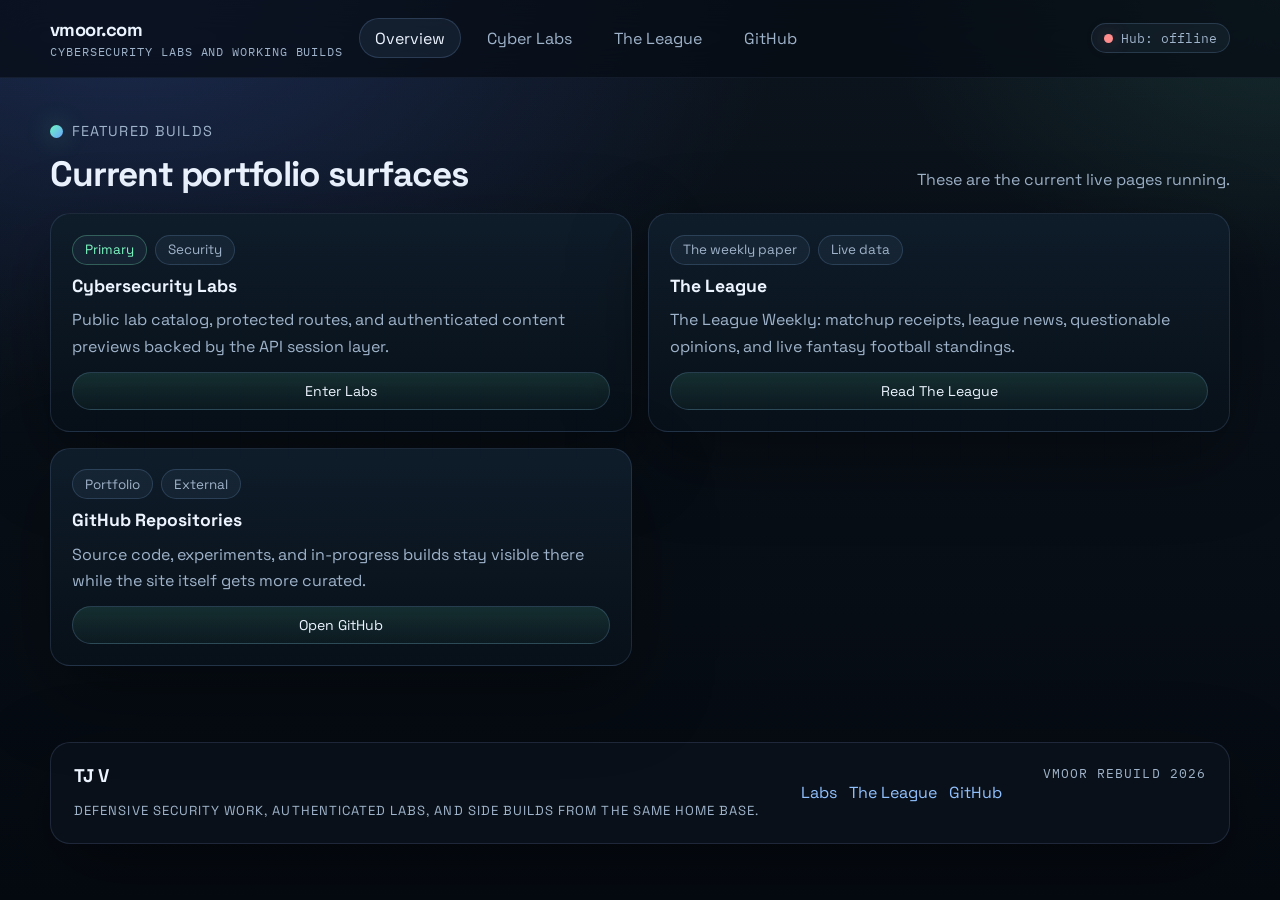
<file: index.html>
<!doctype html>
<html lang="en">
<head>
  <meta charset="UTF-8" />
  <meta name="viewport" content="width=device-width, initial-scale=1.0" />
  <title>vmoor | Cybersecurity Labs and Builds</title>
  <meta
    name="description"
    content="Cybersecurity labs and working builds."
  />
  <link rel="stylesheet" href="./assets/css/site.css" />
</head>
<body data-page="home" data-root=".">
  <div data-site-header></div>

  <main>
    <section class="section">
      <div class="wrap">
        <div class="section-heading">
          <div class="stack">
            <div class="eyebrow">Featured Builds</div>
            <h2>Current portfolio surfaces</h2>
          </div>
          <p>These are the current live pages running.</p>
        </div>

        <div class="card-grid">
          <article class="resource-card">
            <div class="resource-card__meta">
              <span class="badge good">Primary</span>
              <span class="badge">Security</span>
            </div>
            <h3>Cybersecurity Labs</h3>
            <p>Public lab catalog, protected routes, and authenticated content previews backed by the API session layer.</p>
            <a class="btn btn-small" href="./labs/index.html">Enter Labs</a>
          </article>

          <article class="resource-card">
            <div class="resource-card__meta">
              <span class="badge">The weekly paper</span>
              <span class="badge">Live data</span>
            </div>
            <h3>The League</h3>
            <p>The League Weekly: matchup receipts, league news, questionable opinions, and live fantasy football standings.</p>
            <a class="btn btn-small" href="./theleague/">Read The League</a>
          </article>

          <article class="resource-card">
            <div class="resource-card__meta">
              <span class="badge">Portfolio</span>
              <span class="badge">External</span>
            </div>
            <h3>GitHub Repositories</h3>
            <p>Source code, experiments, and in-progress builds stay visible there while the site itself gets more curated.</p>
            <a class="btn btn-small" href="https://github.com/tjvmooren?tab=repositories" target="_blank" rel="noopener">Open GitHub</a>
          </article>
        </div>
      </div>
    </section>
  </main>

  <div data-site-footer></div>

  <script src="./assets/js/site-shell.js?v=20260922-theleague" defer></script>
  <script src="./assets/js/health-hub.js" defer></script>
</body>
</html>
</file>
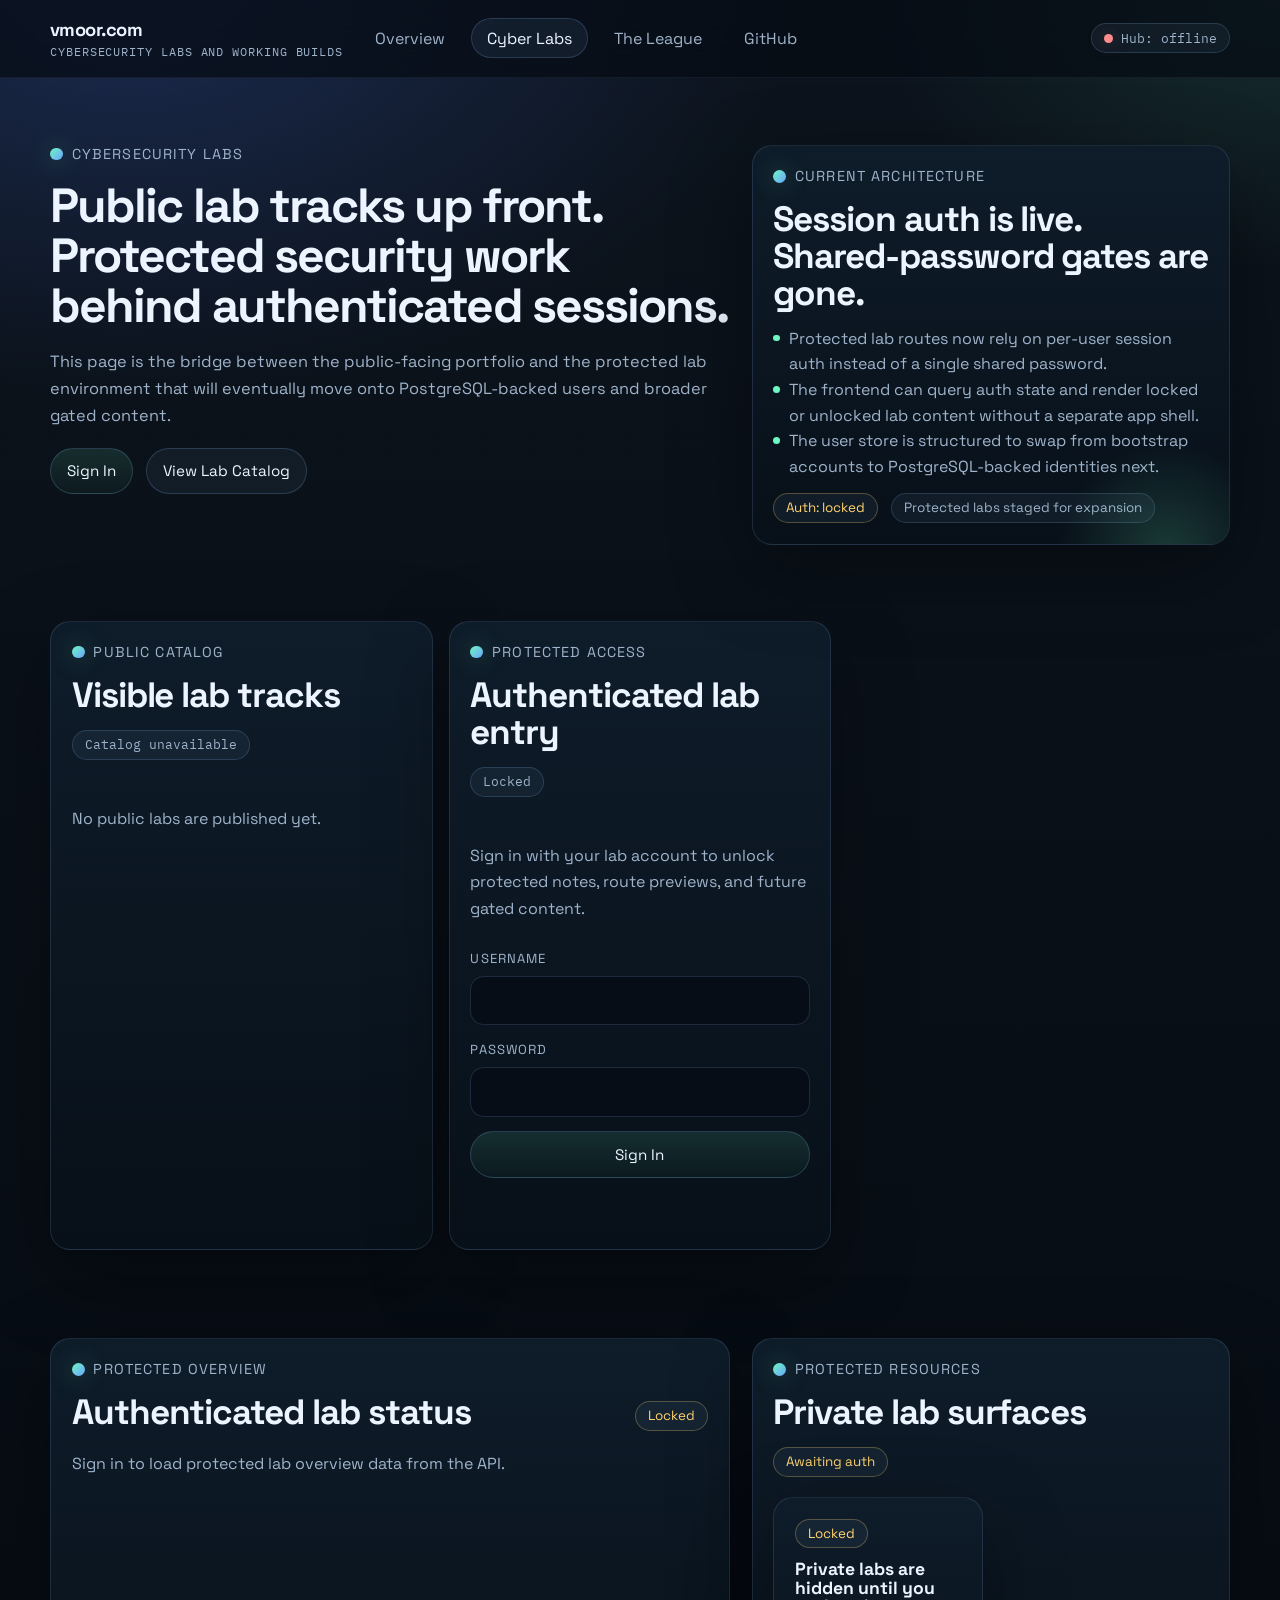
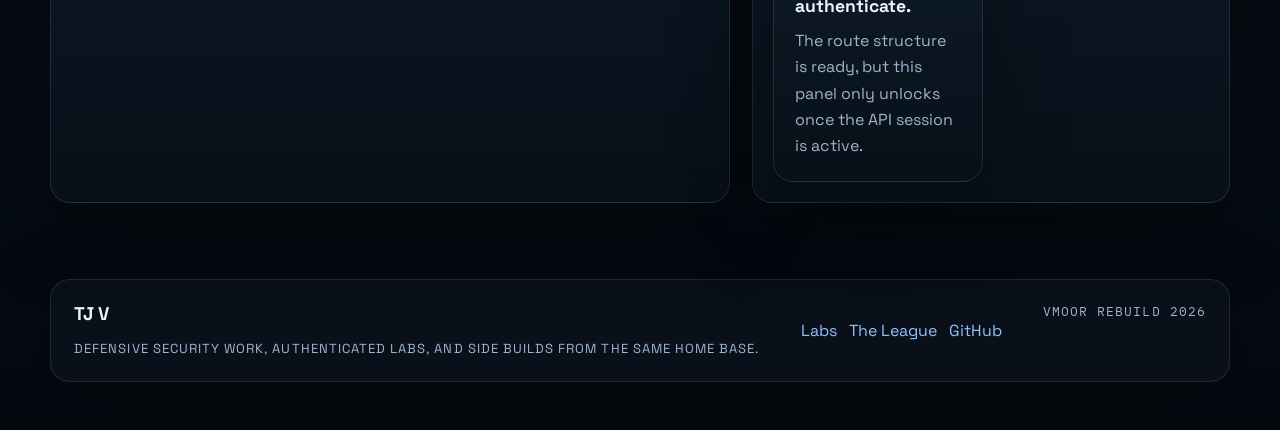
<file: labs/index.html>
<!doctype html>
<html lang="en">
<head>
  <meta charset="UTF-8" />
  <meta name="viewport" content="width=device-width, initial-scale=1.0" />
  <title>Cybersecurity Labs | vmoor</title>
  <meta
    name="description"
    content="Cybersecurity labs, protected lab access, and public security notes on vmoor.com."
  />
  <link rel="stylesheet" href="../assets/css/site.css">
</head>
<body data-page="labs" data-root="..">
  <div data-site-header></div>

  <main>
    <section class="hero">
      <div class="wrap split-grid">
        <div class="hero-copy">
          <div class="eyebrow">Cybersecurity Labs</div>
          <h1>Public lab tracks up front. Protected security work behind authenticated sessions.</h1>
          <p>
            This page is the bridge between the public-facing portfolio and the protected lab environment that will
            eventually move onto PostgreSQL-backed users and broader gated content.
          </p>

          <div class="cta">
            <a class="btn" href="#labAccess">Sign In</a>
            <a class="btn btn-secondary" href="#catalog">View Lab Catalog</a>
          </div>
        </div>

        <aside class="hero-panel stack">
          <div class="eyebrow">Current Architecture</div>
          <h2>Session auth is live. Shared-password gates are gone.</h2>
          <ul class="signal-list">
            <li>Protected lab routes now rely on per-user session auth instead of a single shared password.</li>
            <li>The frontend can query auth state and render locked or unlocked lab content without a separate app shell.</li>
            <li>The user store is structured to swap from bootstrap accounts to PostgreSQL-backed identities next.</li>
          </ul>

          <div class="row">
            <span id="labAuthBadge" class="badge warn">Auth: checking</span>
            <span class="badge">Protected labs staged for expansion</span>
          </div>
        </aside>
      </div>
    </section>

    <section class="section" id="catalog">
      <div class="wrap feature-grid">
        <article class="feature-card stack">
          <div class="section-heading">
            <div class="stack">
              <div class="eyebrow">Public Catalog</div>
              <h2>Visible lab tracks</h2>
            </div>
            <span id="catalogBadge" class="pill mono">Loading catalog</span>
          </div>

          <div id="publicLabs" class="collection">
            <p>Loading public lab inventory.</p>
          </div>
        </article>

        <article class="feature-card stack" id="labAccess">
          <div class="section-heading">
            <div class="stack">
              <div class="eyebrow">Protected Access</div>
              <h2>Authenticated lab entry</h2>
            </div>
            <span id="authStatePill" class="pill mono">Locked</span>
          </div>

          <p>Sign in with your lab account to unlock protected notes, route previews, and future gated content.</p>

          <form id="authForm" class="input-grid">
            <label class="field">
              <span class="small">Username</span>
              <input class="input" id="authIdentifier" name="identifier" type="text" autocomplete="username" required />
            </label>

            <label class="field">
              <span class="small">Password</span>
              <input class="input" id="authPassword" name="password" type="password" autocomplete="current-password" required />
            </label>

            <button class="btn btn-block" id="authSubmit" type="submit">Sign In</button>
          </form>

          <div class="row" id="authActions" hidden>
            <button class="btn btn-secondary" id="logoutBtn" type="button">Sign Out</button>
          </div>

          <p id="authMessage" class="status-line small"></p>
        </article>
      </div>
    </section>

    <section class="section">
      <div class="wrap split-grid">
        <article class="panel stack">
          <div class="section-heading">
            <div class="stack">
              <div class="eyebrow">Protected Overview</div>
              <h2>Authenticated lab status</h2>
            </div>
            <span id="privateOverviewBadge" class="badge warn">Locked</span>
          </div>

          <div id="privateLabSummary" class="collection">
            <p>Sign in to load protected lab overview data from the API.</p>
          </div>
        </article>

        <article class="panel stack">
          <div class="section-heading">
            <div class="stack">
              <div class="eyebrow">Protected Resources</div>
              <h2>Private lab surfaces</h2>
            </div>
            <span id="privateResourcesBadge" class="badge warn">Awaiting auth</span>
          </div>

          <div id="privateLabList" class="card-grid">
            <article class="resource-card">
              <div class="resource-card__meta">
                <span class="badge warn">Locked</span>
              </div>
              <h3>Private labs are hidden until you authenticate.</h3>
              <p>The route structure is in place, but this panel only unlocks once the API session is active.</p>
            </article>
          </div>
        </article>
      </div>
    </section>
  </main>

  <div data-site-footer></div>

  <script src="../assets/js/site-shell.js?v=20260922-theleague" defer></script>
  <script src="../assets/js/health-hub.js" defer></script>
  <script src="../assets/js/labs-auth.js" defer></script>
</body>
</html>
</file>
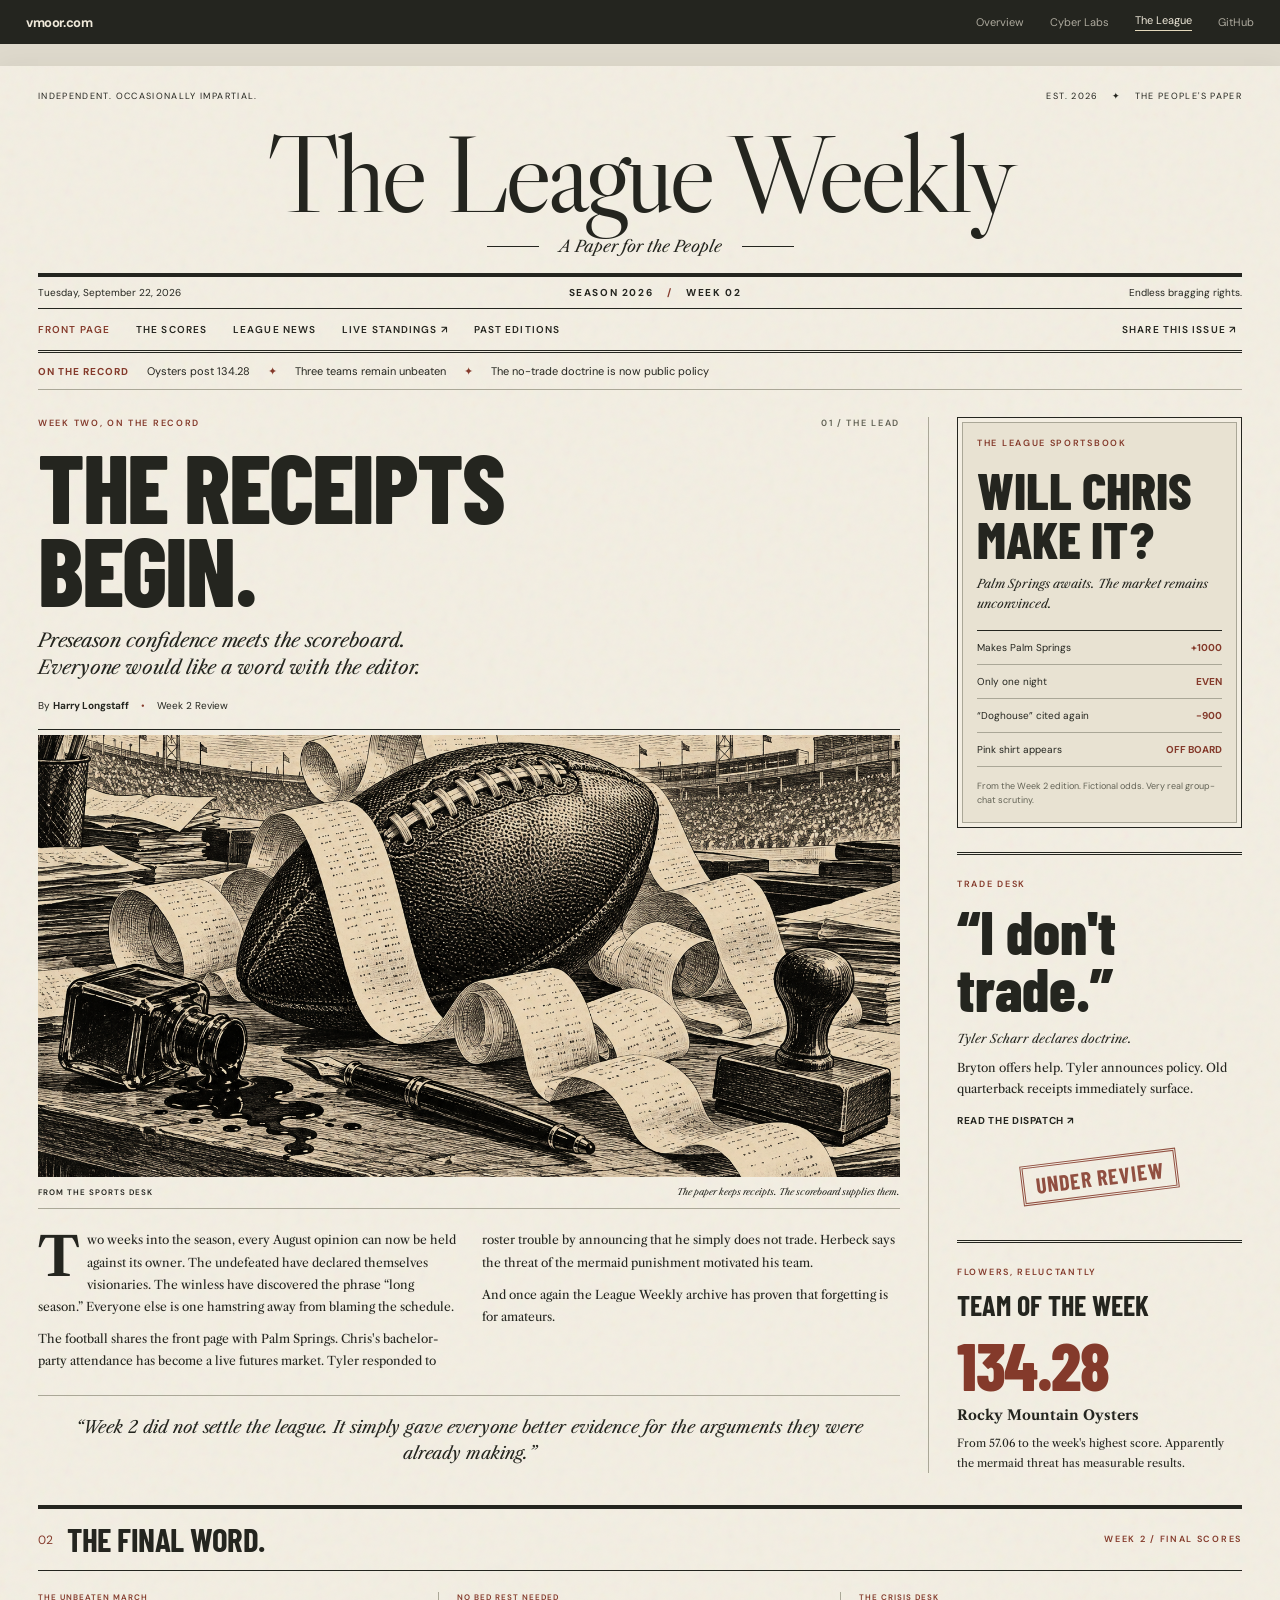
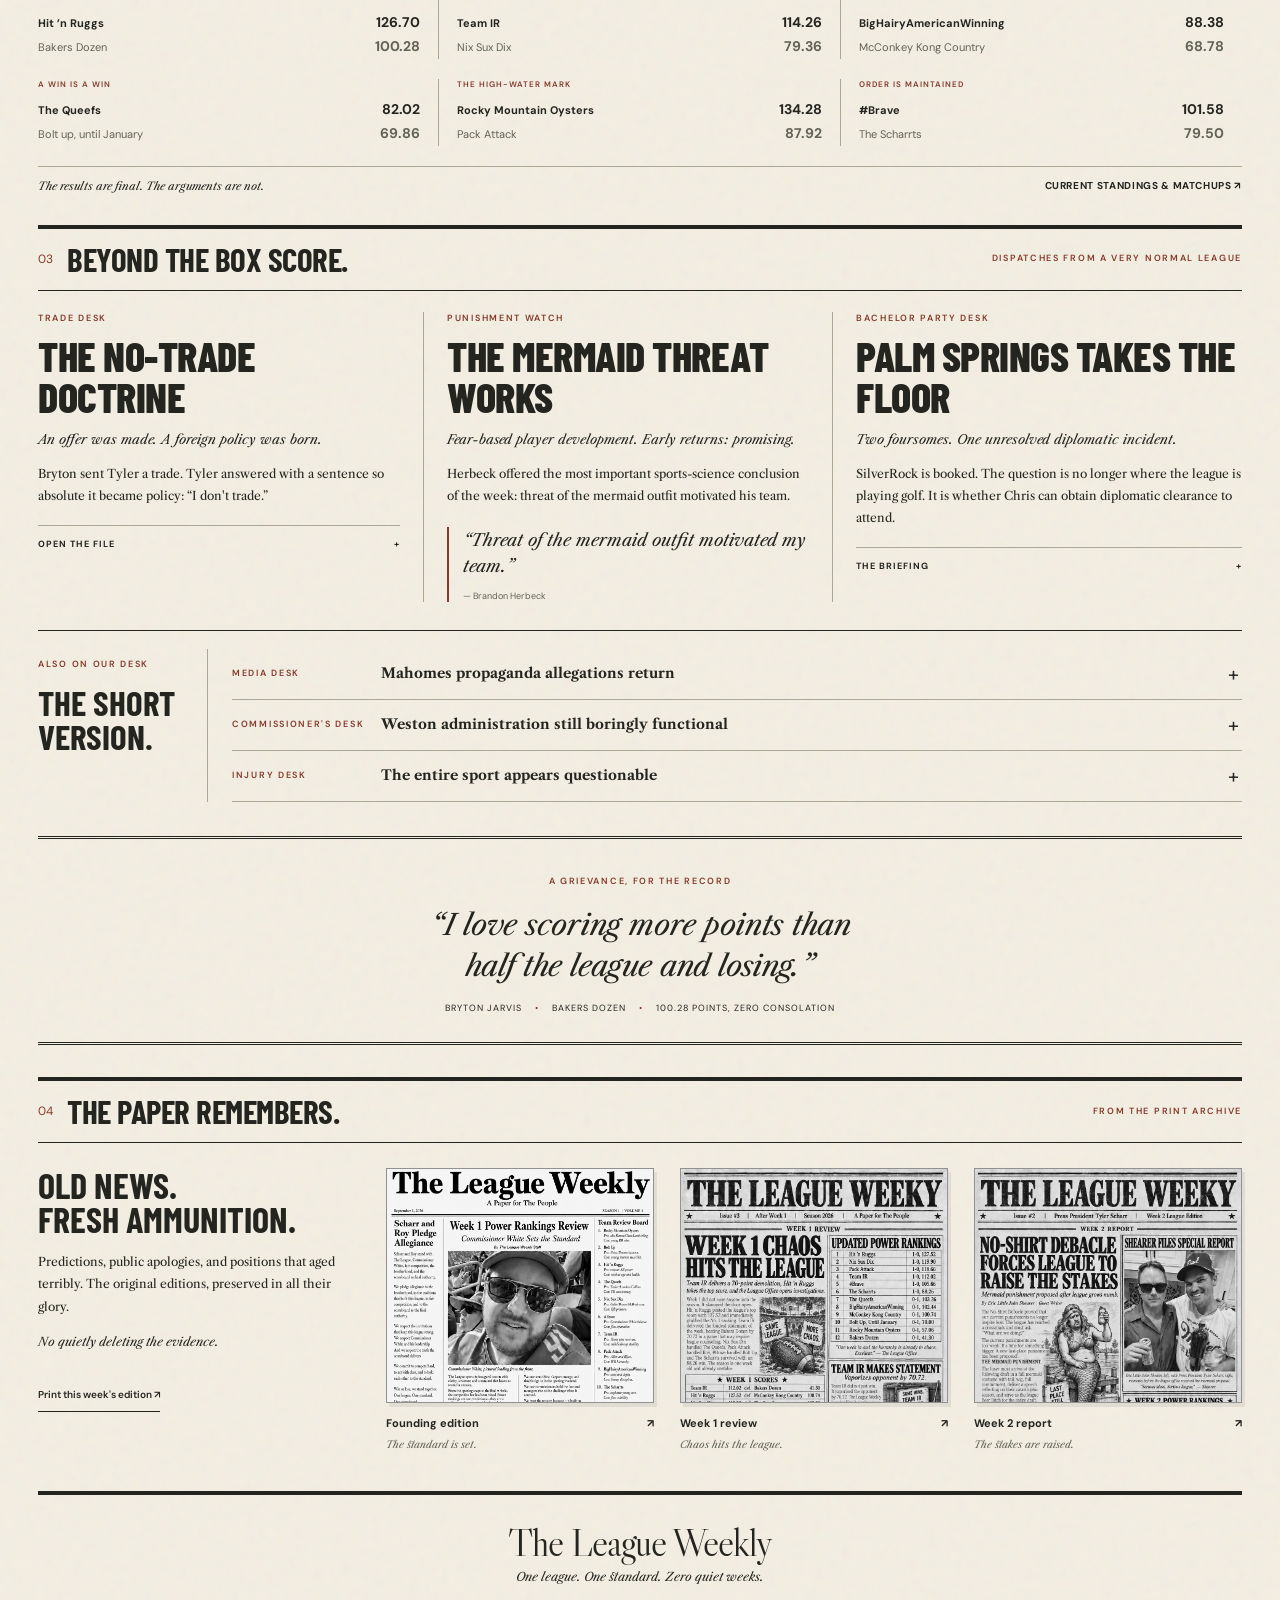
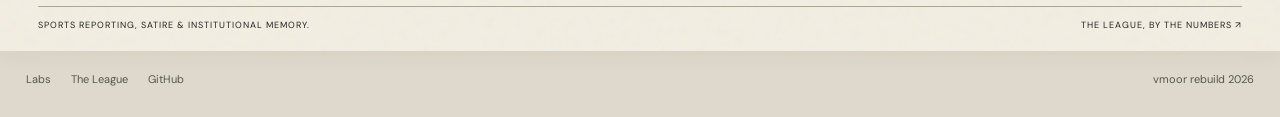
<file: sleeper/index.html>
<!doctype html>
<html lang="en">
<head>
  <meta charset="utf-8">
  <meta name="viewport" content="width=device-width, initial-scale=1">
  <meta http-equiv="refresh" content="0; url=../theleague/">
  <title>The League has moved</title>
  <script>
    const destination = new URL('../theleague/', location.href);
    destination.search = location.search;
    if (location.hash) destination.hash = location.hash;
    location.replace(destination.href);
  </script>
</head>
<body><p>The League has moved. <a href="../theleague/">Continue to The League.</a></p></body>
</html>
</file>
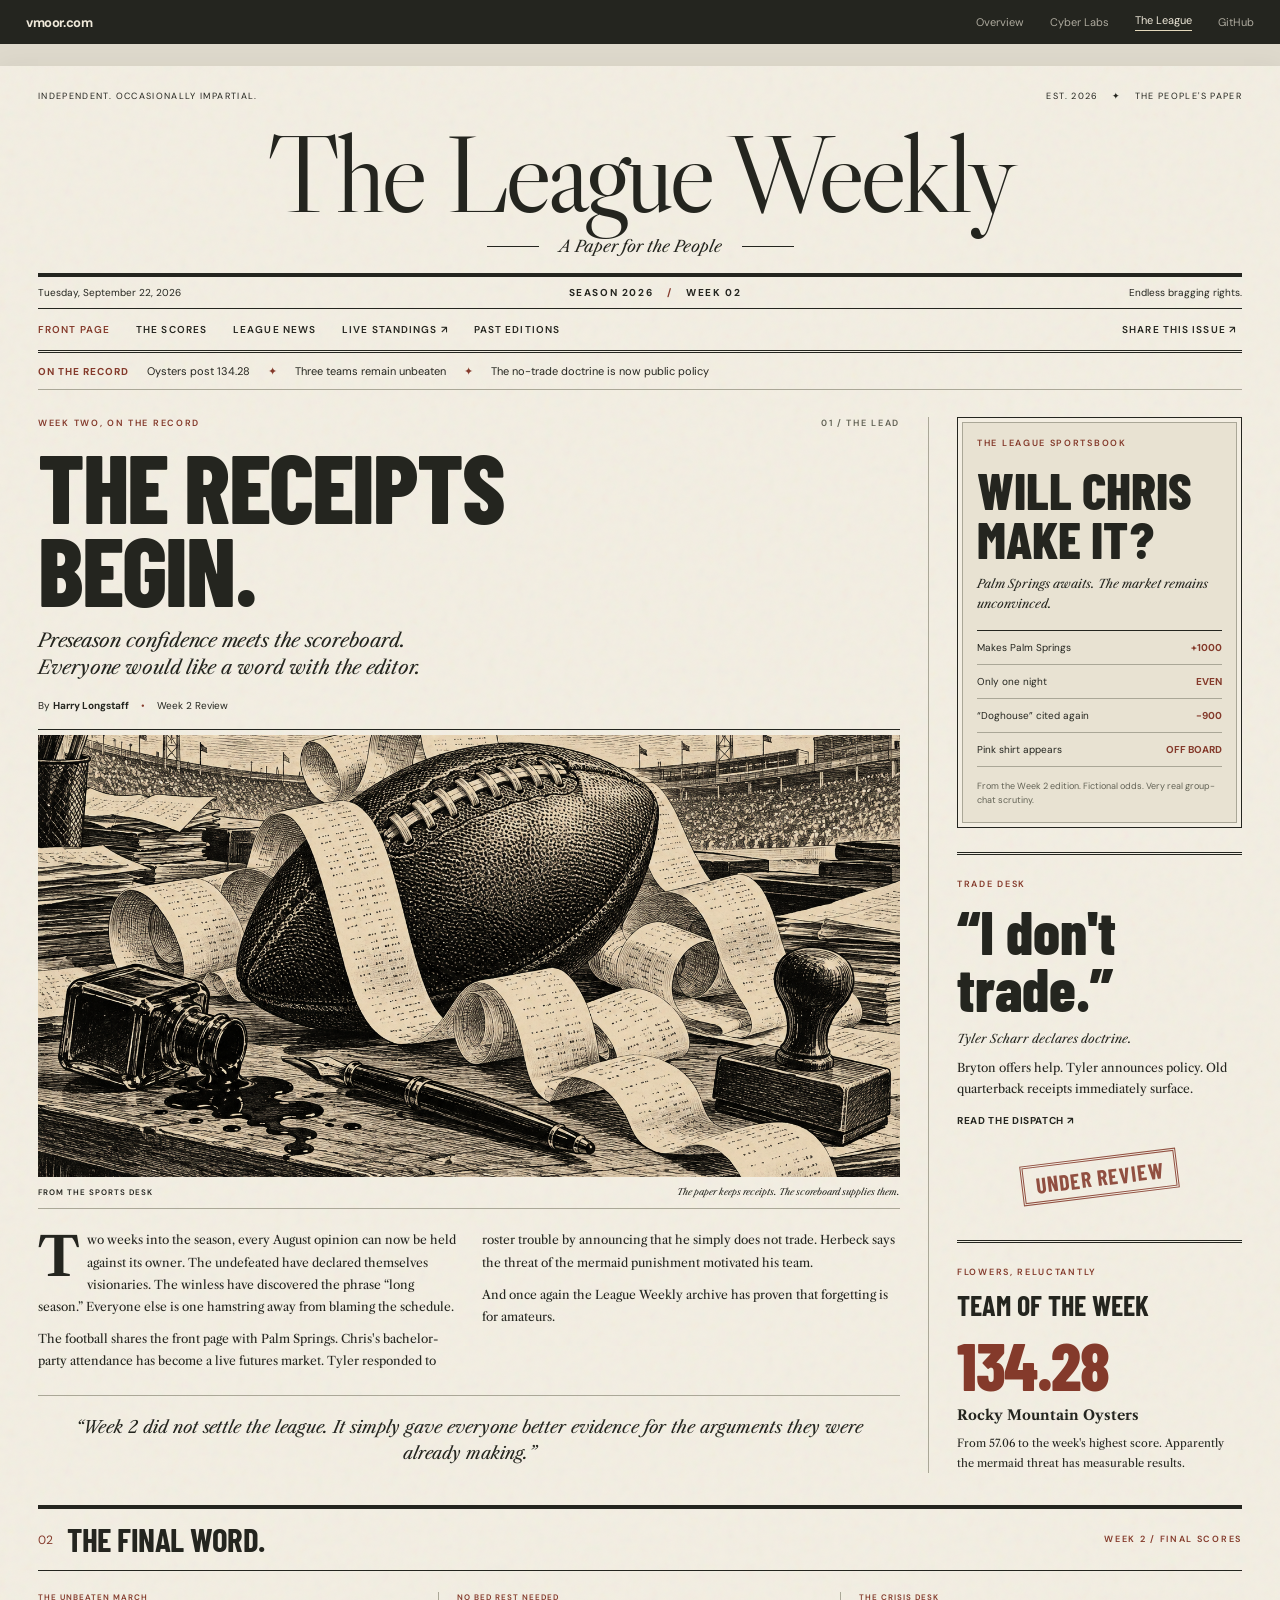
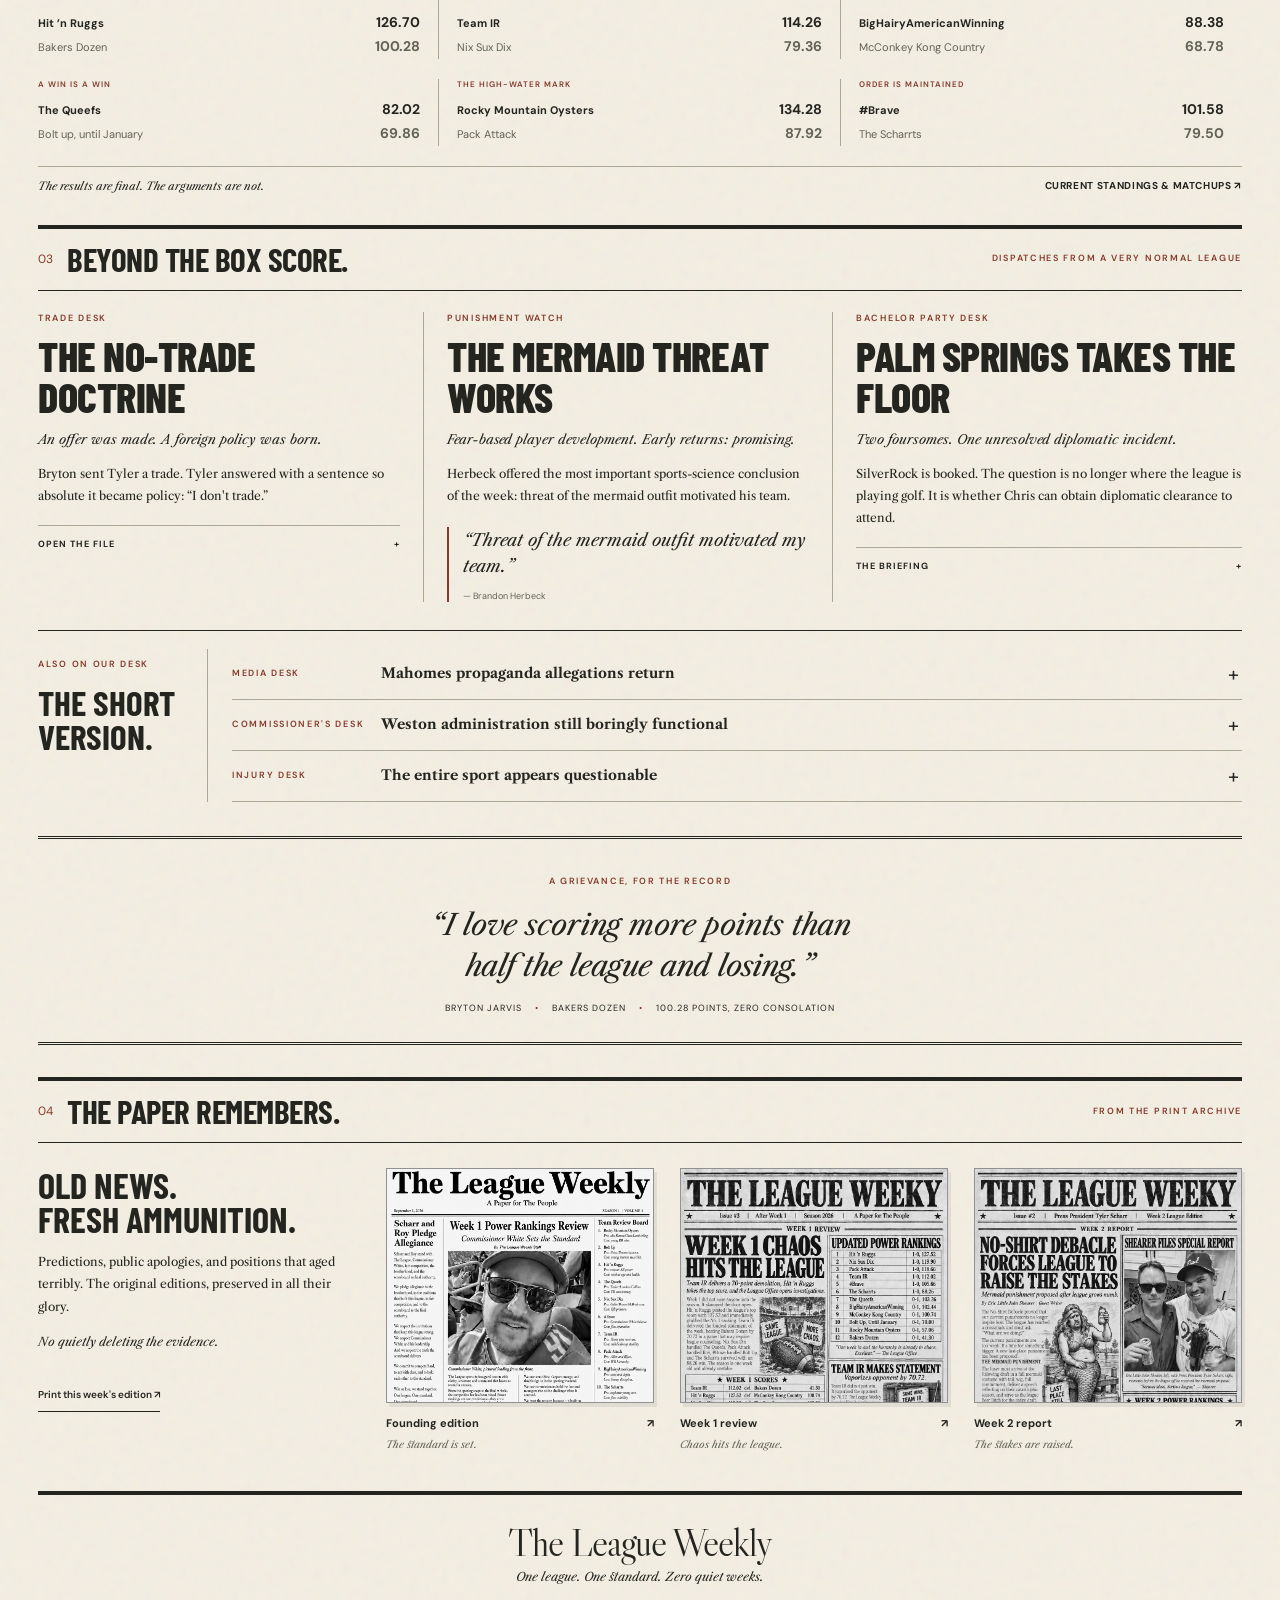
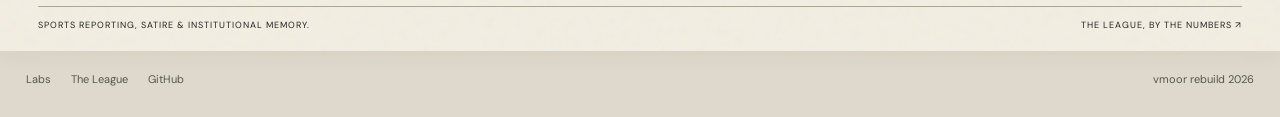
<file: theleague/index.html>
<!doctype html>
<html lang="en">
<head>
  <meta charset="UTF-8">
  <meta name="viewport" content="width=device-width, initial-scale=1">
  <meta name="theme-color" content="#eee8d9">
  <title>The League Weekly | A Paper for the People</title>
  <meta name="description" content="The League's weekly paper. Matchup receipts, questionable opinions, league news, and absolutely no quiet weeks.">
  <link rel="stylesheet" href="./league.css?v=20260922-2">
</head>
<body data-page="theleague" data-root="..">
  <a class="skip-link" href="#front-page">Skip to the paper</a>
  <div data-site-header></div>
  <main class="newspaper" id="front-page">
    <header class="masthead">
      <div class="masthead-top"><span>Independent. Occasionally impartial.</span><span>Est. 2026 <span aria-hidden="true">✦</span> The people's paper</span></div>
      <h1>The League Weekly</h1>
      <div class="masthead-motto"><span></span><p>A Paper for the People</p><span></span></div>
      <div class="edition-line"><span>Tuesday, September 22, 2026</span><strong>Season 2026 <span aria-hidden="true">/</span> Week 02</strong><span>Endless bragging rights.</span></div>
    </header>
    <nav class="edition-nav" aria-label="Newspaper sections">
      <div><a class="selected" href="./" aria-current="page">Front page</a><a href="#scoreboard">The scores</a><a href="#league-news">League news</a><a href="./stats.html">Live standings ↗</a><a href="#archive">Past editions</a></div>
      <button type="button" id="shareEdition" hidden>Share this issue ↗</button>
    </nav>
    <p id="shareStatus" role="status" class="share-status" hidden></p>
    <div class="news-wire"><span class="wire-label">On the record</span><p>Oysters post 134.28 <b>✦</b> Three teams remain unbeaten <b>✦</b> The no-trade doctrine is now public policy</p></div>
    <div class="front-layout">
      <article class="lead-story">
        <div class="section-kicker"><span>Week two, on the record</span><span>01 / The lead</span></div>
        <h2>THE RECEIPTS<br>BEGIN.</h2>
        <p class="lead-deck">Preseason confidence meets the scoreboard.<br>Everyone would like a word with the editor.</p>
        <div class="byline">By <strong>Harry Longstaff</strong> <span>•</span> Week 2 Review</div>
        <figure class="lead-image"><img src="./images/receipts-engraving.png" width="1536" height="1024" alt="Newspaper engraving of a football buried in receipts on an editor's desk." fetchpriority="high"><figcaption><span>From the sports desk</span> The paper keeps receipts. The scoreboard supplies them.</figcaption></figure>
        <div class="lead-columns"><p class="drop-cap">Two weeks into the season, every August opinion can now be held against its owner. The undefeated have declared themselves visionaries. The winless have discovered the phrase “long season.” Everyone else is one hamstring away from blaming the schedule.</p><p>The football shares the front page with Palm Springs. Chris's bachelor-party attendance has become a live futures market. Tyler responded to roster trouble by announcing that he simply does not trade. Herbeck says the threat of the mermaid punishment motivated his team.</p><p>And once again the League Weekly archive has proven that forgetting is for amateurs.</p></div>
        <blockquote class="lead-pull">“Week 2 did not settle the league. It simply gave everyone better evidence for the arguments they were already making.”</blockquote>
      </article>
      <aside class="side-column" aria-label="Around the league">
        <section class="sportsbook"><div class="section-kicker">The League Sportsbook</div><h2>Will Chris<br>make it?</h2><p class="serif-italic">Palm Springs awaits. The market remains unconvinced.</p><dl class="odds"><div><dt>Makes Palm Springs</dt><dd>+1000</dd></div><div><dt>Only one night</dt><dd>EVEN</dd></div><div><dt>“Doghouse” cited again</dt><dd>−900</dd></div><div><dt>Pink shirt appears</dt><dd>OFF BOARD</dd></div></dl><p class="fine-print">From the Week 2 edition. Fictional odds. Very real group-chat scrutiny.</p></section>
        <section class="side-story"><div class="section-kicker">Trade desk</div><h2>“I don't<br>trade.”</h2><p class="serif-italic">Tyler Scharr declares doctrine.</p><p>Bryton offers help. Tyler announces policy. Old quarterback receipts immediately surface.</p><a class="text-link" href="#trade-doctrine">Read the dispatch ↗</a><div class="rubber-stamp" aria-hidden="true">UNDER REVIEW</div></section>
        <section class="week-honors"><div class="section-kicker">Flowers, reluctantly</div><h2>Team of the week</h2><div class="honor-score">134.28</div><h3>Rocky Mountain Oysters</h3><p>From 57.06 to the week's highest score. Apparently the mermaid threat has measurable results.</p></section>
      </aside>
    </div>
    <section class="scoreboard" id="scoreboard" aria-labelledby="scores-heading">
      <div class="section-title"><div><span class="section-number">02</span><h2 id="scores-heading">The final word.</h2></div><span class="section-kicker">Week 2 / Final scores</span></div>
      <div class="score-strip">
        <article class="score"><div class="score-caption">The unbeaten march</div><p class="winner"><span>Hit ’n Ruggs</span><strong>126.70</strong></p><p><span>Bakers Dozen</span><strong>100.28</strong></p></article>
        <article class="score"><div class="score-caption">No bed rest needed</div><p class="winner"><span>Team IR</span><strong>114.26</strong></p><p><span>Nix Sux Dix</span><strong>79.36</strong></p></article>
        <article class="score"><div class="score-caption">The crisis desk</div><p class="winner"><span>BigHairyAmericanWinning</span><strong>88.38</strong></p><p><span>McConkey Kong Country</span><strong>68.78</strong></p></article>
        <article class="score"><div class="score-caption">A win is a win</div><p class="winner"><span>The Queefs</span><strong>82.02</strong></p><p><span>Bolt up, until January</span><strong>69.86</strong></p></article>
        <article class="score"><div class="score-caption">The high-water mark</div><p class="winner"><span>Rocky Mountain Oysters</span><strong>134.28</strong></p><p><span>Pack Attack</span><strong>87.92</strong></p></article>
        <article class="score"><div class="score-caption">Order is maintained</div><p class="winner"><span>#Brave</span><strong>101.58</strong></p><p><span>The Scharrts</span><strong>79.50</strong></p></article>
      </div>
      <div class="score-footnote"><span>The results are final. The arguments are not.</span><a class="text-link" href="./stats.html">Current standings &amp; matchups ↗</a></div>
    </section>
    <section class="league-news" id="league-news" aria-labelledby="news-heading">
      <div class="section-title"><div><span class="section-number">03</span><h2 id="news-heading">Beyond the box score.</h2></div><span class="section-kicker">Dispatches from a very normal league</span></div>
      <div class="dispatch-grid">
        <article class="dispatch" id="trade-doctrine"><div class="section-kicker">Trade desk</div><h3>The No-Trade Doctrine</h3><p class="dispatch-deck">An offer was made. A foreign policy was born.</p><p>Bryton sent Tyler a trade. Tyler answered with a sentence so absolute it became policy: “I don't trade.”</p><details><summary>Open the file <span aria-hidden="true">+</span></summary><p>The archive immediately produced August messages showing Tyler confidently defending his quarterback situation. The prosecution rests.</p><p class="article-note">From the Week 2 Review • The League Weekly</p></details></article>
        <article class="dispatch"><div class="section-kicker">Punishment watch</div><h3>The Mermaid Threat Works</h3><p class="dispatch-deck">Fear-based player development. Early returns: promising.</p><p>Herbeck offered the most important sports-science conclusion of the week: threat of the mermaid outfit motivated his team.</p><blockquote class="dispatch-quote">“Threat of the mermaid outfit motivated my team.”<cite>— Brandon Herbeck</cite></blockquote></article>
        <article class="dispatch"><div class="section-kicker">Bachelor party desk</div><h3>Palm Springs Takes the Floor</h3><p class="dispatch-deck">Two foursomes. One unresolved diplomatic incident.</p><p>SilverRock is booked. The question is no longer where the league is playing golf. It is whether Chris can obtain diplomatic clearance to attend.</p><details><summary>The briefing <span aria-hidden="true">+</span></summary><dl class="briefing"><div><dt>Course</dt><dd>SilverRock</dd></div><div><dt>Tee times</dt><dd>12:10 / 12:20</dd></div><div><dt>Groups</dt><dd>2 foursomes</dd></div><div><dt>Chris</dt><dd>QUESTIONABLE</dd></div></dl></details></article>
      </div>
      <div class="briefs"><div class="briefs-label"><span class="section-kicker">Also on our desk</span><h3>The short version.</h3></div>
        <details><summary><span class="section-kicker">Media desk</span><span>Mahomes propaganda allegations return</span><b aria-hidden="true">+</b></summary><p>Eric declared that the “Mahomes Chiefs propaganda” was already going strong. Roy agreed. Herbeck escalated. The broadcast booth was soon under informal investigation.</p></details>
        <details><summary><span class="section-kicker">Commissioner's desk</span><span>Weston administration still boringly functional</span><b aria-hidden="true">+</b></summary><p>The league remains operational, orderly and largely free of administrative problems. The Tennessee Duo continues to regard this stability as suspicious.</p></details>
        <details><summary><span class="section-kicker">Injury desk</span><span>The entire sport appears questionable</span><b aria-hidden="true">+</b></summary><p>By Sunday, the league had moved beyond individual injuries and begun asking whether every player in football was getting hurt. Tyler's quarterback situation naturally became public property.</p></details>
      </div>
    </section>
    <section class="quote-of-week" aria-labelledby="quote-heading"><span class="section-kicker" id="quote-heading">A grievance, for the record</span><blockquote>“I love scoring more points than<br>half the league and losing.”</blockquote><p>BRYTON JARVIS <span>•</span> BAKERS DOZEN <span>•</span> 100.28 POINTS, ZERO CONSOLATION</p></section>
    <section class="archive" id="archive" aria-labelledby="archive-heading"><div class="section-title"><div><span class="section-number">04</span><h2 id="archive-heading">The paper remembers.</h2></div><span class="section-kicker">From the print archive</span></div><div class="archive-layout"><div class="archive-intro"><h3>Old news.<br> Fresh ammunition.</h3><p>Predictions, public apologies, and positions that aged terribly. The original editions, preserved in all their glory.</p><p class="serif-italic">No quietly deleting the evidence.</p><button class="print-button" id="printEdition" type="button" hidden>Print this week's edition ↗</button></div><a class="archive-cover" href="./images/edition-founding.png" target="_blank" rel="noopener"><img src="./images/edition-founding.png" alt="Original founding edition: Week 1 Power Rankings Review." loading="lazy" width="1023" height="1537"><span>Founding edition <b aria-hidden="true">↗</b></span><small>The standard is set.</small></a><a class="archive-cover" href="./images/edition-week-1.png" target="_blank" rel="noopener"><img src="./images/edition-week-1.png" alt="Original Week 1 review: Week 1 Chaos Hits the League." loading="lazy" width="864" height="1821"><span>Week 1 review <b aria-hidden="true">↗</b></span><small>Chaos hits the league.</small></a><a class="archive-cover" href="./images/edition-week-2.png" target="_blank" rel="noopener"><img src="./images/edition-week-2.png" alt="Original Week 2 report: No-Shirt Debacle Forces League to Raise the Stakes." loading="lazy" width="864" height="1821"><span>Week 2 report <b aria-hidden="true">↗</b></span><small>The stakes are raised.</small></a></div></section>
    <footer class="paper-footer"><div class="footer-masthead">The League Weekly</div><p>One league. One standard. Zero quiet weeks.</p><div><span>Sports reporting, satire &amp; institutional memory.</span><a href="./stats.html">The league, by the numbers ↗</a></div></footer>
  </main>
  <div data-site-footer></div>
  <script src="../assets/js/site-shell.js?v=20260922-theleague" defer></script>
  <script src="./league.js?v=20260922-route" defer></script>
</body>
</html>
</file>
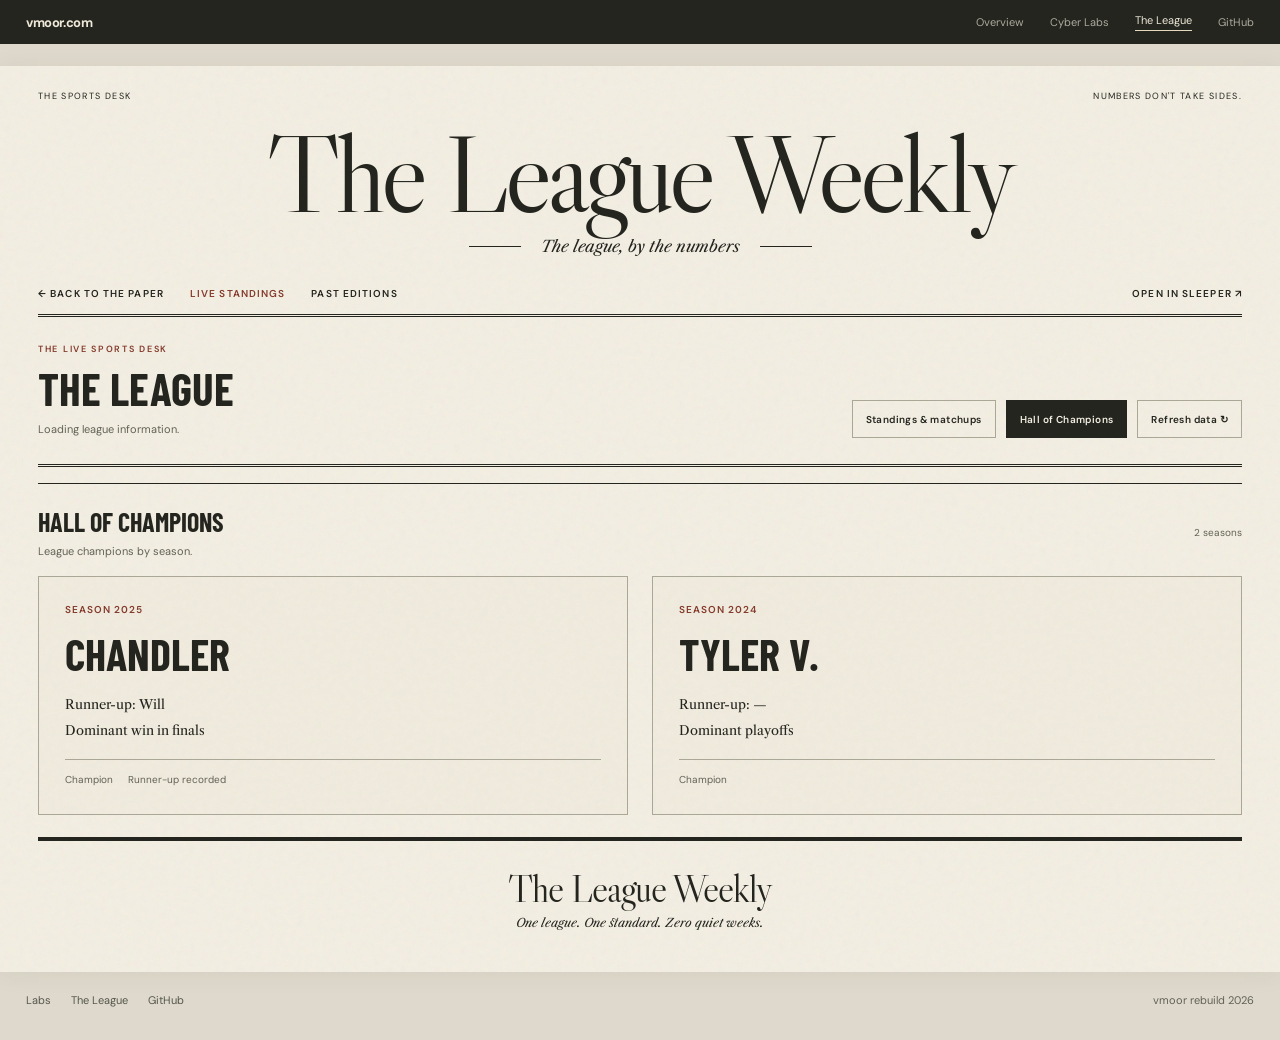
<file: sleeper/hall-of-champs.html>
<!doctype html>
<html lang="en">
<head>
  <meta charset="utf-8">
  <meta name="viewport" content="width=device-width, initial-scale=1">
  <meta http-equiv="refresh" content="0; url=../theleague/stats.html#champions">
  <title>The League has moved</title>
  <script>
    const destination = new URL('../theleague/stats.html#champions', location.href);
    destination.search = location.search;
    if (location.hash) destination.hash = location.hash;
    location.replace(destination.href);
  </script>
</head>
<body><p>The League has moved. <a href="../theleague/stats.html#champions">Continue to The League.</a></p></body>
</html>
</file>
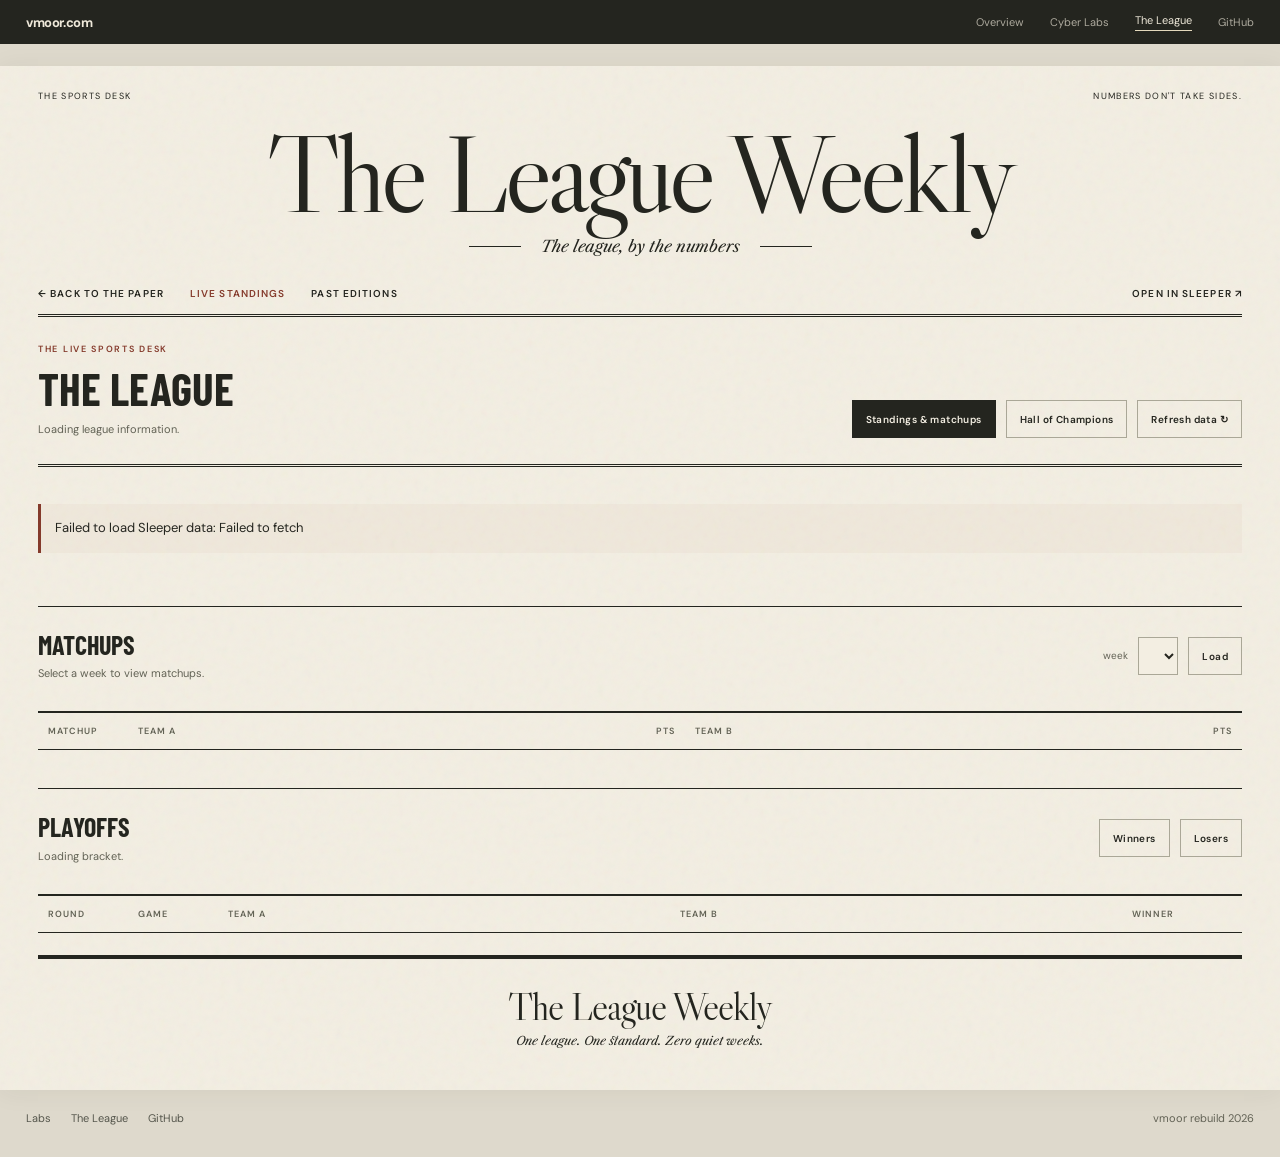
<file: sleeper/stats.html>
<!doctype html>
<html lang="en">
<head>
  <meta charset="utf-8">
  <meta name="viewport" content="width=device-width, initial-scale=1">
  <meta http-equiv="refresh" content="0; url=../theleague/stats.html">
  <title>The League has moved</title>
  <script>
    const destination = new URL('../theleague/stats.html', location.href);
    destination.search = location.search;
    if (location.hash) destination.hash = location.hash;
    location.replace(destination.href);
  </script>
</head>
<body><p>The League has moved. <a href="../theleague/stats.html">Continue to The League.</a></p></body>
</html>
</file>
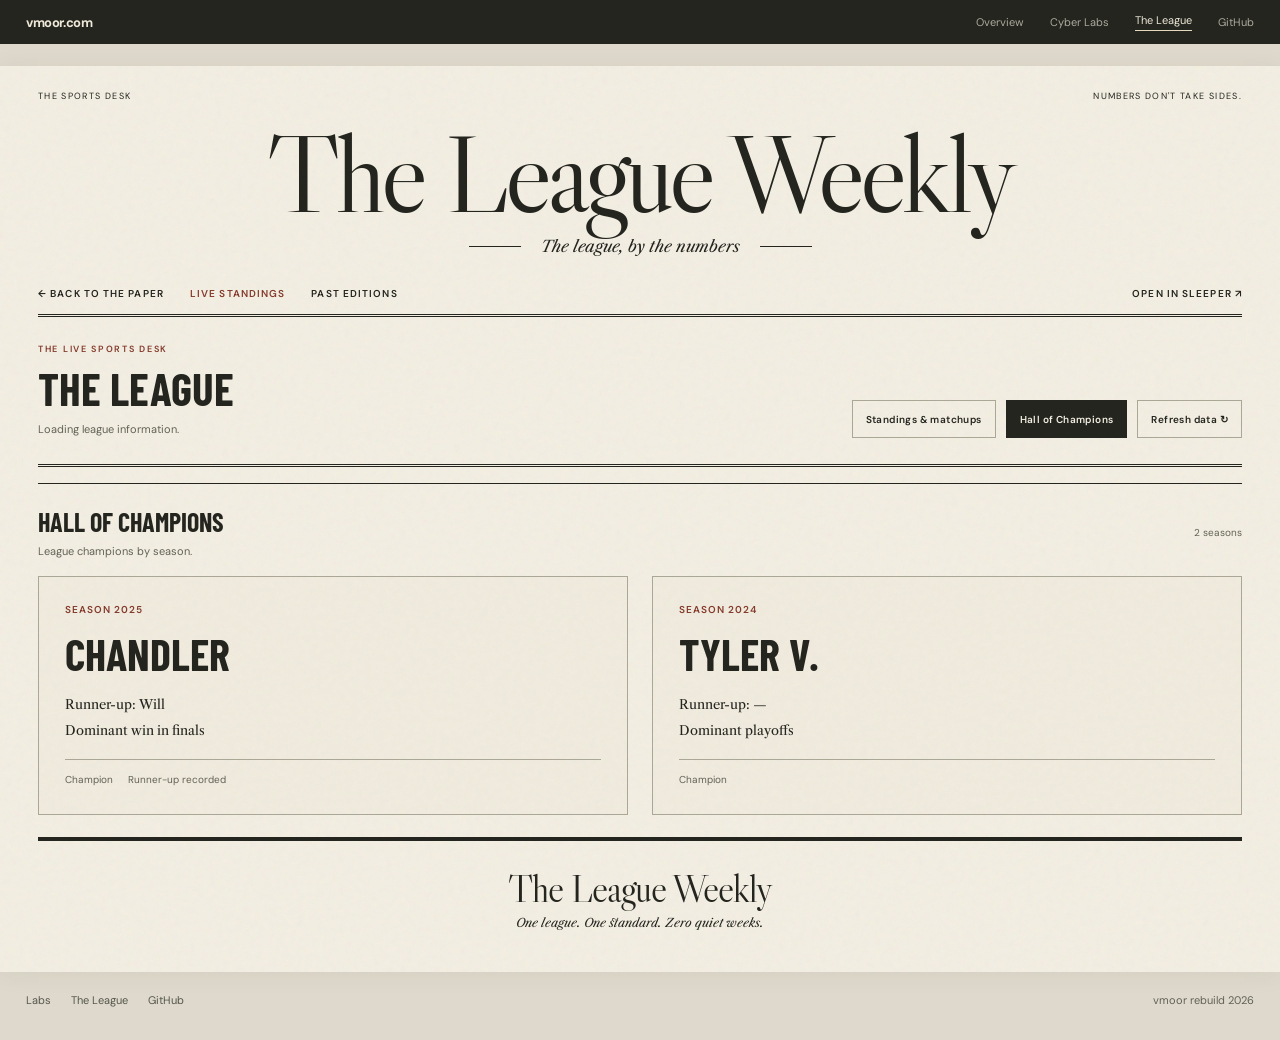
<file: theleague/hall-of-champs.html>
<!doctype html>
<html lang="en">
<head>
  <meta charset="utf-8" />
  <meta http-equiv="refresh" content="0; url=./stats.html#champions" />
  <title>Redirecting to The League Hall of Champions</title>
</head>
<body>
  <p>Redirecting to <a href="./stats.html#champions">the Hall of Champions</a>.</p>
</body>
</html>
</file>
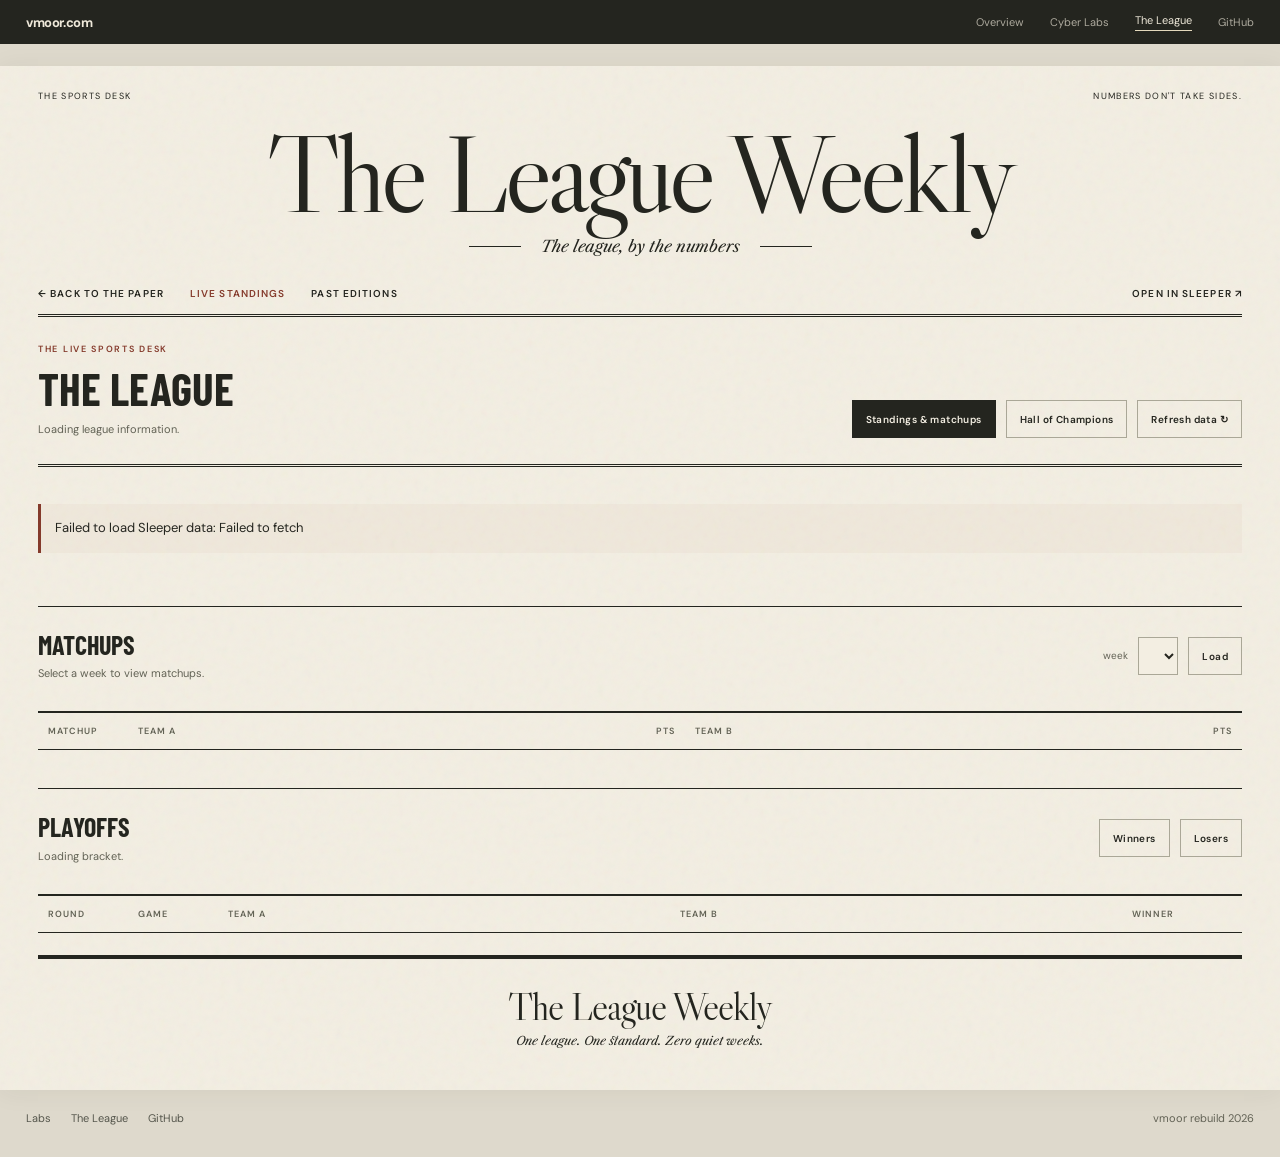
<file: theleague/stats.html>
<!doctype html>
<html lang="en">
<head>
  <meta charset="UTF-8" />
  <meta name="viewport" content="width=device-width, initial-scale=1.0" />
  <title>Live Standings | The League Weekly</title>
  <meta name="description" content="Live league standings, weekly matchups, playoffs, and the Hall of Champions." />
  <link rel="stylesheet" href="./league.css?v=20260922-2" />
  <link rel="stylesheet" href="./stats.css?v=20260922-2" />
</head>
<body data-page="theleague" data-root="..">
  <div data-site-header></div>

  <main class="newspaper stats-page">
    <header class="masthead">
      <div class="masthead-top"><span>The sports desk</span><span>Numbers don't take sides.</span></div>
      <h1>The League Weekly</h1>
      <div class="masthead-motto"><span></span><p>The league, by the numbers</p><span></span></div>
    </header>
    <nav class="edition-nav" aria-label="Newspaper sections"><div><a href="./">← Back to the paper</a><a href="./stats.html" class="selected" aria-current="page">Live standings</a><a href="./#archive">Past editions</a></div><a id="openSleeper" href="https://sleeper.com/leagues/1389360441091686400" target="_blank" rel="noopener">Open in Sleeper ↗</a></nav>
    <section class="stats-heading">
      <div><div class="section-kicker">The live sports desk</div><h2 id="leagueName">The League</h2><p id="leagueMeta">Loading league information.</p></div>
      <div class="actions"><button class="btn" id="tabDashboard" type="button" aria-pressed="true">Standings &amp; matchups</button><button class="btn" id="tabChampions" type="button" aria-pressed="false">Hall of Champions</button><button class="btn" id="refreshBtn" type="button">Refresh data ↻</button></div>
    </section>

    <section class="section">
      <div class="wrap">
        <section id="viewDashboard">
          <div class="card" id="statusCard">
            <div class="loading" id="loadingRow">
              <div class="dot"></div>
              <div class="muted">Pulling league and roster data from Sleeper.</div>
            </div>

            <div class="error" id="errorRow" style="display: none;"></div>

            <div id="content" style="display: none;">
              <div class="row" style="justify-content: space-between;">
                <div class="stack">
                  <div class="muted small">Standings</div>
                  <div class="small muted" id="standingsNote"></div>
                </div>
                <div class="pill mono" id="lastUpdated"></div>
              </div>

              <div class="table-scroll" tabindex="0" role="region" aria-label="Scrollable league table"><table id="standingsTable" aria-label="League standings">
                <thead>
                  <tr>
                    <th style="width: 60px;">Rank</th>
                    <th>Team</th>
                    <th class="num" style="width: 90px;">W-L-T</th>
                    <th class="num" style="width: 90px;">PF</th>
                    <th class="num" style="width: 90px;">PA</th>
                    <th class="num" style="width: 90px;">Diff</th>
                  </tr>
                </thead>
                <tbody id="standingsBody"></tbody>
              </table></div>
            </div>
          </div>

          <div class="card" style="margin-top: 1rem;">
            <div class="row" style="justify-content: space-between; align-items: center;">
              <div class="stack">
                <div class="muted small">Matchups</div>
                <div class="small muted" id="matchupsNote">Select a week to view matchups.</div>
              </div>

              <div class="row">
                <label class="pill mono" for="weekSelect">week</label>
                <select id="weekSelect" class="select"></select>
                <button class="btn btn-secondary" id="loadWeekBtn" type="button">Load</button>
              </div>
            </div>

            <div class="table-scroll" tabindex="0" role="region" aria-label="Scrollable league table"><table id="matchupsTable" aria-label="Weekly matchups" style="margin-top: 0.9rem;">
              <thead>
                <tr>
                  <th style="width: 90px;">Matchup</th>
                  <th>Team A</th>
                  <th class="num" style="width: 90px;">Pts</th>
                  <th>Team B</th>
                  <th class="num" style="width: 90px;">Pts</th>
                </tr>
              </thead>
              <tbody id="matchupsBody"></tbody>
            </table></div>
          </div>

          <div class="card" style="margin-top: 1rem;">
            <div class="row" style="justify-content: space-between; align-items: center;">
              <div class="stack">
                <div class="muted small">Playoffs</div>
                <div class="small muted" id="playoffsNote">Loading bracket.</div>
              </div>

              <div class="row">
                <button class="btn btn-secondary" id="btnWinners" type="button">Winners</button>
                <button class="btn btn-secondary" id="btnLosers" type="button">Losers</button>
              </div>
            </div>

            <div class="table-scroll" tabindex="0" role="region" aria-label="Scrollable league table"><table id="playoffsTable" aria-label="Playoff bracket" style="margin-top: 0.9rem;">
              <thead>
                <tr>
                  <th style="width: 90px;">Round</th>
                  <th style="width: 90px;">Game</th>
                  <th>Team A</th>
                  <th>Team B</th>
                  <th style="width: 120px;">Winner</th>
                </tr>
              </thead>
              <tbody id="playoffsBody"></tbody>
            </table></div>
          </div>
        </section>

        <section id="viewChampions" style="display: none;">
          <div class="card" style="margin-top: 1rem;">
            <div class="row" style="justify-content: space-between; align-items: center;">
              <div class="stack">
                <div class="muted small">Hall of Champions</div>
                <div class="small muted">League champions by season.</div>
              </div>
              <div class="pill mono" id="championsMeta"></div>
            </div>

            <div id="championsGrid" class="champions-grid" style="margin-top: 1rem;"></div>
          </div>
        </section>
      </div>
    </section>
    <footer class="paper-footer"><div class="footer-masthead">The League Weekly</div><p>One league. One standard. Zero quiet weeks.</p></footer>
  </main>

  <div data-site-footer></div>

  <script>
    window.VMOOR = {
      leagueId: "1389360441091686400",
      season: 2026,
      leagueType: "redraft"
    };
  </script>

  <script src="../assets/js/site-shell.js?v=20260922-theleague" defer></script>
  <script src="./sleeper.js" defer></script>
</body>
</html>
</file>
<file: assets/css/site.css>
@import url("https://fonts.googleapis.com/css2?family=IBM+Plex+Mono:wght@400;500;600&family=Space+Grotesk:wght@400;500;700&display=swap");

[hidden] {
  display: none !important;
}

:root {
  --bg: #081018;
  --bg-deep: #050a11;
  --surface: rgba(11, 20, 31, 0.78);
  --surface-strong: rgba(14, 27, 41, 0.96);
  --surface-soft: rgba(121, 170, 255, 0.08);
  --border: rgba(154, 188, 255, 0.14);
  --border-strong: rgba(154, 188, 255, 0.3);
  --text: #ecf4ff;
  --muted: #9fb3ca;
  --link: #91c1ff;
  --accent: #6df7c1;
  --accent-alt: #6ba4ff;
  --accent-warm: #ffd36f;
  --good: #7df7c2;
  --warn: #ffd36f;
  --bad: #ff8d8d;
  --radius-sm: 14px;
  --radius-md: 20px;
  --radius-lg: 28px;
  --shadow: 0 26px 80px rgba(0, 0, 0, 0.34);
}

* {
  box-sizing: border-box;
}

html {
  scroll-behavior: smooth;
}

body {
  margin: 0;
  min-height: 100vh;
  color: var(--text);
  font-family: "Space Grotesk", "Segoe UI", sans-serif;
  background:
    radial-gradient(1200px 720px at 10% 0%, rgba(83, 123, 255, 0.22), transparent 55%),
    radial-gradient(900px 600px at 100% 0%, rgba(109, 247, 193, 0.11), transparent 45%),
    linear-gradient(180deg, rgba(7, 15, 24, 0.98), rgba(5, 10, 17, 1));
  position: relative;
}

body::before {
  content: "";
  position: fixed;
  inset: 0;
  pointer-events: none;
  background-image:
    linear-gradient(rgba(145, 193, 255, 0.04) 1px, transparent 1px),
    linear-gradient(90deg, rgba(145, 193, 255, 0.04) 1px, transparent 1px);
  background-size: 48px 48px;
  mask-image: linear-gradient(180deg, rgba(255, 255, 255, 0.18), transparent 70%);
}

a {
  color: var(--link);
  text-decoration: none;
}

a:hover {
  text-decoration: underline;
}

img {
  max-width: 100%;
}

h1,
h2,
h3 {
  margin: 0;
  line-height: 1.05;
}

h1 {
  font-size: clamp(1.8rem, 4vw, 3rem);
  letter-spacing: -0.04em;
}

h2 {
  font-size: clamp(1.55rem, 3vw, 2.2rem);
  letter-spacing: -0.03em;
}

h3 {
  font-size: 1.1rem;
}

p {
  margin: 0;
  color: var(--muted);
  max-width: 72ch;
  line-height: 1.65;
}

ul {
  margin: 0;
  padding-left: 1.1rem;
}

li {
  color: var(--muted);
  line-height: 1.6;
}

.wrap {
  width: min(1180px, calc(100% - 2rem));
  margin: 0 auto;
}

.section {
  padding: 2.75rem 0;
}

.section-heading {
  display: flex;
  justify-content: space-between;
  gap: 1rem;
  align-items: end;
  flex-wrap: wrap;
  margin-bottom: 1.25rem;
}

.eyebrow,
.kicker,
.brand-subtitle,
.small,
.tag {
  color: var(--muted);
  font-size: 0.9rem;
  letter-spacing: 0.08em;
  text-transform: uppercase;
}

.eyebrow {
  display: inline-flex;
  gap: 0.55rem;
  align-items: center;
}

.eyebrow::before {
  content: "";
  width: 0.8rem;
  height: 0.8rem;
  border-radius: 999px;
  background: linear-gradient(135deg, var(--accent), var(--accent-alt));
  box-shadow: 0 0 24px rgba(109, 247, 193, 0.35);
}

.mono {
  font-family: "IBM Plex Mono", Consolas, monospace;
}

.muted {
  color: var(--muted);
}

.small {
  font-size: 0.82rem;
  line-height: 1.55;
}

.stack > * + * {
  margin-top: 0.85rem;
}

.site-header {
  position: sticky;
  top: 0;
  z-index: 20;
  backdrop-filter: blur(16px);
  background: rgba(6, 12, 20, 0.72);
  border-bottom: 1px solid rgba(154, 188, 255, 0.08);
}

.site-header__inner {
  display: flex;
  align-items: center;
  justify-content: space-between;
  gap: 1rem;
  min-height: 4.8rem;
  padding: 0.9rem 0;
  flex-wrap: wrap;
}

.brand-lockup {
  display: inline-flex;
  flex-direction: column;
  gap: 0.2rem;
}

.brand-lockup:hover {
  text-decoration: none;
}

.brand-title {
  color: var(--text);
  font-size: 1.15rem;
  font-weight: 700;
  letter-spacing: -0.03em;
}

.brand-subtitle {
  font-size: 0.72rem;
}

.site-nav {
  display: flex;
  gap: 0.6rem;
  flex-wrap: wrap;
  align-items: center;
}

.site-nav__link {
  display: inline-flex;
  align-items: center;
  min-height: 2.5rem;
  padding: 0.5rem 0.95rem;
  border-radius: 999px;
  border: 1px solid transparent;
  color: var(--muted);
  transition: border-color 160ms ease, background 160ms ease, color 160ms ease;
}

.site-nav__link:hover,
.site-nav__link.is-active {
  color: var(--text);
  text-decoration: none;
  background: rgba(145, 193, 255, 0.08);
  border-color: rgba(145, 193, 255, 0.18);
}

.site-status {
  margin-left: auto;
}

.site-footer {
  padding: 2rem 0 3rem;
}

.site-footer__inner {
  display: flex;
  justify-content: space-between;
  gap: 1.5rem;
  flex-wrap: wrap;
  padding: 1.35rem 1.45rem;
  background: rgba(10, 17, 27, 0.9);
  border: 1px solid var(--border);
  border-radius: var(--radius-md);
  box-shadow: var(--shadow);
}

.footer-links {
  display: flex;
  gap: 0.75rem;
  flex-wrap: wrap;
  align-items: center;
}

.hero {
  padding: 4.2rem 0 2rem;
}

.hero-grid,
.split-grid {
  display: grid;
  grid-template-columns: minmax(0, 1.35fr) minmax(300px, 0.95fr);
  gap: 1.35rem;
  align-items: stretch;
}

.hero-copy {
  display: flex;
  flex-direction: column;
  gap: 1.1rem;
}

.hero-copy p {
  font-size: 1.02rem;
}

.hero-panel,
.panel,
.card,
.feature-card,
.stat-card,
.resource-card {
  padding: 1.3rem;
  border-radius: var(--radius-md);
  border: 1px solid var(--border);
  background:
    linear-gradient(180deg, rgba(15, 28, 42, 0.96), rgba(8, 16, 25, 0.94)),
    var(--surface);
  box-shadow: var(--shadow);
}

.hero-panel {
  position: relative;
  overflow: hidden;
}

.hero-panel::after {
  content: "";
  position: absolute;
  inset: auto -10% -30% auto;
  width: 220px;
  height: 220px;
  border-radius: 999px;
  background: radial-gradient(circle, rgba(109, 247, 193, 0.18), transparent 70%);
}

.cta,
.actions,
.row {
  display: flex;
  gap: 0.8rem;
  flex-wrap: wrap;
  align-items: center;
}

.btn,
.mini-btn,
.chip,
.pager button,
.search button,
.tab {
  appearance: none;
  display: inline-flex;
  align-items: center;
  justify-content: center;
  gap: 0.5rem;
  min-height: 2.9rem;
  padding: 0.8rem 1rem;
  border-radius: 999px;
  border: 1px solid rgba(145, 193, 255, 0.2);
  background: linear-gradient(180deg, rgba(109, 247, 193, 0.12), rgba(109, 247, 193, 0.04));
  color: var(--text);
  cursor: pointer;
  font-family: inherit;
  font-size: 0.95rem;
  transition: transform 160ms ease, border-color 160ms ease, background 160ms ease;
}

.btn:hover,
.mini-btn:hover,
.chip:hover,
.pager button:hover,
.search button:hover,
.tab:hover {
  text-decoration: none;
  border-color: var(--border-strong);
  transform: translateY(-1px);
}

.btn-secondary,
.mini-btn,
.tab,
.chip,
.pager button,
.search button {
  background: rgba(145, 193, 255, 0.06);
}

.btn-ghost {
  background: transparent;
}

.btn-block {
  width: 100%;
}

.btn-small {
  min-height: 2.35rem;
  padding: 0.5rem 0.85rem;
  font-size: 0.88rem;
}

.pill,
.badge {
  display: inline-flex;
  align-items: center;
  gap: 0.5rem;
  padding: 0.45rem 0.75rem;
  border-radius: 999px;
  border: 1px solid rgba(145, 193, 255, 0.18);
  background: rgba(145, 193, 255, 0.06);
  color: var(--muted);
  font-size: 0.84rem;
  line-height: 1;
}

.badge.good {
  border-color: rgba(125, 247, 194, 0.28);
  color: var(--good);
}

.badge.warn {
  border-color: rgba(255, 211, 111, 0.28);
  color: var(--warn);
}

.badge.bad {
  border-color: rgba(255, 141, 141, 0.28);
  color: var(--bad);
}

.dot {
  width: 0.58rem;
  height: 0.58rem;
  border-radius: 999px;
  background: var(--warn);
  box-shadow: 0 0 18px rgba(255, 211, 111, 0.4);
}

.dot.good {
  background: var(--good);
  box-shadow: 0 0 18px rgba(125, 247, 194, 0.38);
}

.dot.bad {
  background: var(--bad);
  box-shadow: 0 0 18px rgba(255, 141, 141, 0.34);
}

.dot.warn {
  background: var(--warn);
}

.stat-grid,
.feature-grid,
.card-grid,
.champions-grid,
.metrics-grid {
  display: grid;
  grid-template-columns: repeat(3, minmax(0, 1fr));
  gap: 1rem;
}

.stat-card,
.feature-card {
  display: flex;
  flex-direction: column;
  gap: 0.8rem;
}

.stat-card strong,
.kpi {
  font-size: 1.7rem;
  line-height: 1;
  letter-spacing: -0.03em;
}

.card-grid {
  grid-template-columns: repeat(2, minmax(0, 1fr));
}

.signal-list {
  list-style: none;
  padding: 0;
}

.signal-list li {
  position: relative;
  padding-left: 1rem;
}

.signal-list li::before {
  content: "";
  position: absolute;
  left: 0;
  top: 0.55rem;
  width: 0.42rem;
  height: 0.42rem;
  border-radius: 999px;
  background: var(--accent);
}

.field {
  display: flex;
  flex-direction: column;
  gap: 0.45rem;
}

.input-grid {
  display: grid;
  gap: 0.9rem;
}

.input,
.select,
.search input {
  width: 100%;
  min-height: 3rem;
  padding: 0.82rem 0.95rem;
  border-radius: 14px;
  border: 1px solid rgba(145, 193, 255, 0.16);
  background: rgba(6, 13, 22, 0.88);
  color: var(--text);
  font: inherit;
  outline: none;
}

.input:focus,
.select:focus,
.search input:focus {
  border-color: rgba(109, 247, 193, 0.48);
  box-shadow: 0 0 0 1px rgba(109, 247, 193, 0.3);
}

.status-line {
  min-height: 1.5rem;
}

.collection {
  display: flex;
  flex-direction: column;
  gap: 0.9rem;
}

.resource-card {
  display: flex;
  flex-direction: column;
  gap: 0.75rem;
}

.resource-card__meta {
  display: flex;
  gap: 0.5rem;
  flex-wrap: wrap;
}

.divider {
  height: 1px;
  background: rgba(145, 193, 255, 0.1);
  margin: 0.5rem 0;
}

table {
  width: 100%;
  border-collapse: collapse;
}

th,
td {
  padding: 0.9rem 0.7rem;
  border-bottom: 1px solid rgba(145, 193, 255, 0.1);
  text-align: left;
  font-size: 0.95rem;
}

th {
  color: var(--muted);
  font-weight: 500;
}

td.num {
  text-align: right;
}

.tabs {
  display: inline-flex;
  gap: 0.45rem;
  flex-wrap: wrap;
  padding: 0.45rem;
  border-radius: 18px;
  background: rgba(145, 193, 255, 0.05);
  border: 1px solid rgba(145, 193, 255, 0.12);
}

.tab {
  min-height: 2.4rem;
  padding: 0.55rem 0.85rem;
  font-size: 0.88rem;
}

.tab[aria-selected="true"] {
  background: rgba(109, 247, 193, 0.14);
  border-color: rgba(109, 247, 193, 0.34);
  color: var(--text);
}

.tab-badge {
  padding: 0.2rem 0.5rem;
  border-radius: 999px;
  border: 1px solid rgba(145, 193, 255, 0.16);
  font-size: 0.74rem;
  color: var(--muted);
}

.tab-panel[hidden] {
  display: none;
}

.grid {
  display: grid;
  gap: 1rem;
}

.stream-card {
  display: flex;
  flex-direction: column;
  gap: 1rem;
  padding: 1rem;
  border-radius: var(--radius-md);
  border: 1px dashed rgba(145, 193, 255, 0.22);
  background: rgba(10, 17, 27, 0.75);
}

.thumb-wrap {
  width: 100%;
  aspect-ratio: 16 / 9;
  border-radius: 18px;
  overflow: hidden;
  border: 1px solid rgba(145, 193, 255, 0.14);
  background: linear-gradient(135deg, rgba(109, 247, 193, 0.1), rgba(107, 164, 255, 0.12));
}

.player {
  width: 100%;
  height: 100%;
  border: 0;
  display: block;
}

.stream-top {
  display: flex;
  justify-content: space-between;
  gap: 0.8rem;
  align-items: start;
}

.stream-title {
  font-size: 1.08rem;
  font-weight: 700;
}

.stream-meta,
.stream-actions {
  display: flex;
  gap: 0.75rem;
  flex-wrap: wrap;
  align-items: center;
}

.search {
  display: flex;
  gap: 0.8rem;
  padding: 0.7rem;
  border-radius: 20px;
  border: 1px solid rgba(145, 193, 255, 0.16);
  background: rgba(10, 17, 27, 0.82);
}

.chips {
  display: flex;
  gap: 0.7rem;
  flex-wrap: wrap;
}

.chip.is-active {
  border-color: rgba(109, 247, 193, 0.38);
  background: rgba(109, 247, 193, 0.14);
}

.archive-layout {
  display: grid;
  grid-template-columns: minmax(280px, 340px) minmax(0, 1fr);
  gap: 1rem;
  align-items: start;
}

.archive-browser-shell {
  gap: 1.2rem;
}

.archive-results {
  min-width: 0;
}

.archive-toolbar {
  gap: 1rem;
  padding-bottom: 1.1rem;
  border-bottom: 1px solid rgba(145, 193, 255, 0.12);
}

.archive-filter-grid {
  display: grid;
  grid-template-columns: repeat(3, minmax(0, 1fr));
  gap: 1rem;
}

.archive-semester {
  gap: 1rem;
  scroll-margin-top: 7.5rem;
}

.archive-grid {
  grid-template-columns: repeat(2, minmax(0, 1fr));
}

.archive-entry {
  min-height: 100%;
}

.archive-entry__actions {
  align-items: stretch;
}

.archive-section-heading {
  display: flex;
  align-items: center;
  justify-content: space-between;
  gap: 0.8rem;
  flex-wrap: wrap;
}

.course-details {
  border: 1px solid rgba(145, 193, 255, 0.14);
  border-radius: 18px;
  background: rgba(7, 14, 23, 0.72);
  overflow: hidden;
}

.course-details[open] {
  border-color: rgba(145, 193, 255, 0.24);
}

.course-details__summary {
  list-style: none;
  display: flex;
  align-items: center;
  justify-content: space-between;
  gap: 1rem;
  padding: 1rem 1.1rem;
  cursor: pointer;
}

.course-details__summary::-webkit-details-marker {
  display: none;
}

.course-details__summary::after {
  content: "+";
  font-size: 1.4rem;
  line-height: 1;
  color: var(--muted);
}

.course-details[open] .course-details__summary::after {
  content: "-";
}

.course-details__meta {
  display: flex;
  gap: 0.6rem;
  flex-wrap: wrap;
  justify-content: end;
}

.course-details__body {
  padding: 0 1.1rem 1.1rem;
}

.status {
  min-height: 1.3rem;
}

.modal {
  border: 1px solid rgba(145, 193, 255, 0.16);
  background: rgba(8, 16, 25, 0.98);
  color: var(--text);
  border-radius: 22px;
  width: min(980px, calc(100vw - 2rem));
}

.modal::backdrop {
  background: rgba(0, 0, 0, 0.7);
}

.modal-close {
  position: absolute;
  top: 0.8rem;
  right: 0.8rem;
}

.modal-body {
  padding: 1.25rem;
}

.archive-preview {
  position: relative;
  overflow: hidden;
}

.archive-preview__body {
  display: flex;
  flex-direction: column;
  gap: 1rem;
}

.archive-preview__header {
  margin-bottom: 0;
}

.archive-preview__frame-wrap {
  min-height: 62vh;
  border-radius: 18px;
  border: 1px solid rgba(145, 193, 255, 0.14);
  background: rgba(5, 10, 17, 0.95);
  overflow: hidden;
}

.archive-preview__placeholder {
  min-height: 62vh;
  justify-content: center;
}

.archive-preview__frame,
.archive-preview__video {
  width: 100%;
  min-height: 62vh;
  border: 0;
  display: block;
  background: rgba(5, 10, 17, 0.95);
}

.archive-preview__image {
  display: block;
  width: 100%;
  max-height: 72vh;
  object-fit: contain;
  background: rgba(5, 10, 17, 0.95);
}

.archive-preview__text-wrap {
  min-height: 62vh;
  padding: 1rem;
  overflow: auto;
}

.archive-preview__text {
  margin: 0;
  white-space: pre-wrap;
  line-height: 1.7;
  color: var(--text);
  font-family: "Space Grotesk", "Segoe UI", sans-serif;
}

.is-embedded-reader {
  background: rgba(5, 10, 17, 0.98);
}

.is-embedded-reader::before {
  display: none;
}

.is-embedded-reader main.section {
  padding: 0;
}

.is-embedded-reader .wrap {
  width: 100%;
}

.reader-shell {
  min-height: 70vh;
}

.reader-shell__header {
  margin-bottom: 0;
}

.reader-panel {
  min-height: 62vh;
  border-radius: 18px;
  border: 1px solid rgba(145, 193, 255, 0.14);
  background: rgba(5, 10, 17, 0.95);
  overflow: hidden;
}

.reader-placeholder {
  min-height: 62vh;
  justify-content: center;
}

.reader-document {
  padding: 1.2rem;
}

.reader-text {
  margin: 0;
  white-space: pre-wrap;
  line-height: 1.7;
  color: var(--text);
  font-family: "Space Grotesk", "Segoe UI", sans-serif;
}

.reader-prose {
  color: var(--text);
}

.reader-prose > :first-child {
  margin-top: 0;
}

.reader-prose > :last-child {
  margin-bottom: 0;
}

.reader-prose p,
.reader-prose li,
.reader-prose td,
.reader-prose th,
.reader-prose blockquote {
  color: var(--text);
}

.reader-prose h1,
.reader-prose h2,
.reader-prose h3,
.reader-prose h4 {
  margin-top: 1.2rem;
  margin-bottom: 0.6rem;
}

.reader-prose ul,
.reader-prose ol {
  padding-left: 1.2rem;
}

.reader-prose table {
  margin-top: 1rem;
}

.reader-figure {
  margin: 0;
  padding: 1rem;
}

.reader-image {
  display: block;
  width: 100%;
  max-height: 72vh;
  object-fit: contain;
}

.reader-frame,
.reader-video {
  width: 100%;
  min-height: 62vh;
  border: 0;
  display: block;
  background: rgba(5, 10, 17, 0.95);
}

.champ-card {
  display: flex;
  flex-direction: column;
  gap: 0.45rem;
}

.champ-year {
  color: var(--muted);
  font-size: 0.78rem;
  text-transform: uppercase;
  letter-spacing: 0.08em;
}

.champ-name {
  font-size: 1.15rem;
  font-weight: 700;
}

.champ-sub {
  color: var(--muted);
}

.champ-badges {
  display: flex;
  gap: 0.5rem;
  flex-wrap: wrap;
}

.loading {
  display: flex;
  gap: 0.8rem;
  align-items: center;
}

.loading .dot {
  background: var(--accent-alt);
  animation: pulse 1s infinite ease-in-out;
}

.error {
  color: var(--bad);
}

@keyframes pulse {
  0% {
    transform: scale(1);
    opacity: 0.35;
  }

  50% {
    transform: scale(1.35);
    opacity: 1;
  }

  100% {
    transform: scale(1);
    opacity: 0.35;
  }
}

@media (max-width: 980px) {
  .archive-layout,
  .hero-grid,
  .split-grid,
  .stat-grid,
  .feature-grid,
  .metrics-grid,
  .champions-grid,
  .archive-grid {
    grid-template-columns: 1fr;
  }

  .card-grid {
    grid-template-columns: 1fr;
  }

  .site-status {
    margin-left: 0;
  }

  .archive-filter-grid {
    grid-template-columns: 1fr;
  }
}

@media (max-width: 720px) {
  body::before {
    background-size: 28px 28px;
  }

  .hero {
    padding-top: 3rem;
  }

  h1 {
    font-size: clamp(2.2rem, 12vw, 3.5rem);
  }

  .wrap {
    width: min(100% - 1.2rem, 1180px);
  }

  .site-header__inner,
  .site-footer__inner,
  .stream-top,
  .section-heading,
  .course-details__summary {
    flex-direction: column;
    align-items: start;
  }

  th,
  td {
    font-size: 0.88rem;
    padding-inline: 0.45rem;
  }

  .course-details__meta {
    justify-content: start;
  }

  .archive-preview__frame-wrap,
  .archive-preview__placeholder,
  .archive-preview__frame,
  .archive-preview__video,
  .archive-preview__text-wrap,
  .reader-panel,
  .reader-placeholder,
  .reader-frame,
  .reader-video {
    min-height: 50vh;
  }

  .archive-preview__image {
    max-height: 56vh;
  }

  .reader-image {
    max-height: 56vh;
  }
}
</file>
<file: theleague/league.css>
@import url('https://fonts.googleapis.com/css2?family=Barlow+Condensed:wght@600;700;800;900&family=DM+Sans:wght@400;500;600;700&family=Libre+Caslon+Display&family=Libre+Caslon+Text:ital,wght@0,400;0,700;1,400&display=swap');

:root{--paper:#f3eee2;--ink:#24251f;--muted:#626255;--line:#aaa797;--accent:#843a2b;--display:'Barlow Condensed','Arial Narrow',Impact,sans-serif;--serif:'Libre Caslon Text',Georgia,serif;--sans:'DM Sans',Arial,sans-serif;color-scheme:light}
*{box-sizing:border-box}html{scroll-behavior:smooth;scroll-padding-top:20px}body{margin:0;background:#ded9cc;color:var(--ink);font-family:var(--serif);line-height:1.6}body:before{display:none}[hidden]{display:none!important}a{color:inherit;text-decoration:none}a:hover{text-decoration:underline;text-underline-offset:4px}button,select{font:inherit}button,summary{cursor:pointer}button:focus-visible,a:focus-visible,summary:focus-visible,select:focus-visible{outline:3px solid var(--accent);outline-offset:5px}img{max-width:100%;display:block}p,h1,h2,h3,figure,blockquote,dl,dd{margin:0}h1,h2,h3{line-height:1.04}button{color:inherit}.skip-link{position:fixed;left:12px;top:-100px;background:var(--paper);padding:12px;z-index:100}.skip-link:focus{top:12px}

/* A quiet connection to the portfolio, outside the newspaper itself. */
.site-header{background:var(--ink);color:#eee8d9;font:11px var(--sans);position:static;border:0}.site-header__inner{max-width:1352px;margin:auto;min-height:44px;display:flex;align-items:center;justify-content:space-between;gap:20px;padding:10px 26px}.brand-title{font:700 13px var(--sans);letter-spacing:-.4px}.brand-subtitle,.site-status{display:none}.site-nav{display:flex;gap:26px;align-items:center}.site-nav__link{opacity:.68}.site-nav__link:hover,.site-nav__link.is-active{opacity:1}.site-nav__link.is-active{border-bottom:1px solid #e4d9bc;padding-bottom:3px}.site-footer{max-width:1352px;margin:0 auto;padding:20px 26px 30px;font:11px/1.5 var(--sans);color:#55564c}.site-footer__inner{display:flex;justify-content:space-between;gap:20px}.site-footer .stack{display:none}.footer-links{display:flex;gap:20px}
.newspaper{max-width:1352px;margin:22px auto 0;padding:24px 38px 0;background:var(--paper);background-image:url("data:image/svg+xml,%3Csvg viewBox='0 0 180 180' xmlns='http://www.w3.org/2000/svg'%3E%3Cfilter id='n'%3E%3CfeTurbulence type='fractalNoise' baseFrequency='.74' numOctaves='3' stitchTiles='stitch'/%3E%3C/filter%3E%3Cpath fill='%23736b52' opacity='.055' filter='url(%23n)' d='M0 0h180v180H0z'/%3E%3C/svg%3E");box-shadow:0 2px 24px #302e1910}
.masthead-top{display:flex;justify-content:space-between;font:9px var(--sans);text-transform:uppercase;letter-spacing:1.35px}.masthead-top span span{padding:0 10px}.masthead h1{font:400 clamp(50px,8.65vw,119px)/1.14 'Libre Caslon Display',Georgia,serif;letter-spacing:-5px;text-align:center;white-space:nowrap;padding:8px 0 0}.masthead-motto{display:flex;align-items:center;justify-content:center;gap:20px;margin:0 0 17px}.masthead-motto p{font:italic 16px var(--serif)}.masthead-motto>span{width:52px;height:1px;background:var(--ink)}.edition-line{border-top:4px solid var(--ink);border-bottom:1px solid var(--ink);display:flex;justify-content:space-between;align-items:center;padding:9px 0;font:10px var(--sans)}.edition-line strong{text-transform:uppercase;letter-spacing:1.6px}.edition-line strong span{padding:0 10px;color:var(--accent)}
.edition-nav{display:flex;justify-content:space-between;gap:18px;align-items:center;border-bottom:3px double var(--ink);font:600 10px var(--sans);text-transform:uppercase;letter-spacing:1.1px}.edition-nav>div{display:flex;gap:26px}.edition-nav a{display:block;padding:14px 0}.edition-nav .selected{color:var(--accent)}.edition-nav button{border:0;background:none;font:inherit;letter-spacing:inherit;text-transform:inherit;white-space:nowrap}.share-status{font:12px var(--sans);padding:10px;border-bottom:1px solid var(--line);overflow-wrap:anywhere}.news-wire{display:flex;align-items:center;gap:18px;border-bottom:1px solid var(--line);padding:11px 0;font:10px var(--sans)}.wire-label{color:var(--accent);font-weight:700;text-transform:uppercase;letter-spacing:1px;white-space:nowrap}.news-wire p{font-size:11px}.news-wire b{font-weight:400;color:var(--accent);padding:0 15px}

/* Front page: one dominant story and a narrow opinion column. */
.front-layout{display:grid;grid-template-columns:minmax(0,1fr) 285px;gap:28px;margin-top:27px}.lead-story{padding-right:28px;border-right:1px solid var(--line)}.section-kicker{font:600 9px/1.5 var(--sans);text-transform:uppercase;letter-spacing:1.7px;color:var(--accent)}.lead-story>.section-kicker{display:flex;justify-content:space-between}.lead-story>.section-kicker span:last-child{color:var(--muted)}.lead-story h2{font:800 clamp(66px,7.5vw,102px)/.87 var(--display);letter-spacing:-1.9px;margin:13px 0 16px}.lead-deck{font:italic 19px/1.45 var(--serif)}.byline{font:10px var(--sans);margin:17px 0}.byline span{padding:0 9px;color:var(--accent)}.lead-image{border-top:1px solid var(--ink);padding-top:5px}.lead-image img{width:100%;height:auto;aspect-ratio:1.95;object-fit:cover;object-position:50% 52%;mix-blend-mode:multiply}.lead-image figcaption{display:flex;gap:10px;justify-content:space-between;border-bottom:1px solid var(--line);padding:8px 0 10px;font:italic 9px/1.5 var(--serif)}.lead-image figcaption span{font:600 8px var(--sans);text-transform:uppercase;letter-spacing:1px;white-space:nowrap;padding-top:2px}.lead-columns{columns:2;column-gap:25px;font:12px/1.85 var(--serif);margin-top:20px}.lead-columns p+p{margin-top:10px}.drop-cap:first-letter{float:left;font:700 54px/.8 var(--serif);margin:7px 7px 0 0}.lead-pull{font:italic 17px/1.55 var(--serif);border-top:1px solid var(--line);padding:18px 10px 4px;margin-top:22px;text-align:center}
.side-column>section+section{border-top:3px double var(--ink);margin-top:24px;padding-top:23px}.sportsbook{background:#e8e2d2;padding:19px;border:1px solid var(--ink);box-shadow:inset 0 0 0 4px var(--paper),inset 0 0 0 5px var(--line)}.sportsbook h2{font:800 52px/.94 var(--display);text-transform:uppercase;margin:14px 0 12px}.serif-italic{font-style:italic}.sportsbook .serif-italic{font-size:12px;line-height:1.6}.odds{margin:17px 0 12px;border-top:1px solid var(--ink)}.odds>div{display:flex;justify-content:space-between;align-items:center;gap:10px;padding:10px 0;border-bottom:1px solid var(--line);font:10px var(--sans)}.odds dd{font-weight:700;color:var(--accent)}.fine-print{font:9px/1.6 var(--sans);color:var(--muted)}.side-story{position:relative;padding-bottom:19px}.side-story h2{font:800 60px/.95 var(--display);margin:12px 0}.side-story .serif-italic{font-size:12px;margin-bottom:10px}.side-story>p:not(.serif-italic){font-size:12px;line-height:1.7}.text-link{display:inline-block;font:700 10px var(--sans);text-transform:uppercase;letter-spacing:.65px}.side-story .text-link{margin-top:15px}.rubber-stamp{display:table;margin:25px auto 0;border:3px double var(--accent);padding:4px 11px;color:var(--accent);font:700 22px var(--display);letter-spacing:1px;transform:rotate(-7deg);opacity:.88}.week-honors h2{font:700 28px var(--display);margin:9px 0;text-transform:uppercase}.honor-score{font:800 67px/1 var(--display);letter-spacing:-1.5px;color:var(--accent)}.week-honors h3{font:700 14px/1.4 var(--serif);margin:8px 0}.week-honors p{font-size:11px;line-height:1.8}

.section-title{display:flex;justify-content:space-between;gap:20px;align-items:center;border-top:4px solid var(--ink);border-bottom:1px solid var(--ink);padding:14px 0;margin:32px 0 21px}.section-title>div{display:flex;gap:14px;align-items:center}.section-number{font:12px var(--sans);color:var(--accent)}.section-title h2{font:700 33px/1 var(--display);text-transform:uppercase;letter-spacing:-.5px}.score-strip{display:grid;grid-template-columns:repeat(3,minmax(0,1fr));row-gap:20px}.score{padding:0 18px;border-right:1px solid var(--line);min-width:0}.score:nth-child(3n){border:0}.score:nth-child(3n+1){padding-left:0}.score-caption{font:600 8px var(--sans);text-transform:uppercase;letter-spacing:1px;color:var(--accent);margin-bottom:9px}.score p{display:flex;justify-content:space-between;align-items:baseline;gap:10px;font:11px/1.7 var(--sans);color:var(--muted)}.score p span{overflow-wrap:anywhere}.score p.winner{font-weight:700;color:var(--ink)}.score p strong{font-size:14px;font-variant-numeric:tabular-nums}.score-footnote{display:flex;gap:16px;justify-content:space-between;margin-top:20px;padding-top:12px;border-top:1px solid var(--line);font:italic 11px var(--serif)}
.dispatch-grid{display:grid;grid-template-columns:repeat(3,minmax(0,1fr));gap:23px}.dispatch{border-right:1px solid var(--line);padding-right:23px}.dispatch:last-child{border:0;padding-right:0}.dispatch h3{font:800 42px/.97 var(--display);text-transform:uppercase;margin:10px 0 12px;letter-spacing:-.5px}.dispatch-deck{font:italic 13px/1.55 var(--serif);margin-bottom:14px}.dispatch>p:not(.dispatch-deck),.dispatch details p{font:12px/1.85 var(--serif)}.dispatch details{margin-top:18px;border-top:1px solid var(--line)}.dispatch summary{font:700 9px var(--sans);text-transform:uppercase;letter-spacing:1px;padding:12px 0;list-style:none;display:flex;justify-content:space-between}.dispatch summary::-webkit-details-marker{display:none}.dispatch details[open] summary span{transform:rotate(45deg)}.dispatch .article-note{font:10px/1.5 var(--sans);color:var(--muted);margin-top:10px}.dispatch-quote{font:italic 17px/1.55 var(--serif);margin-top:20px;border-left:2px solid var(--accent);padding-left:14px}.dispatch-quote cite{display:block;font:9px var(--sans);margin-top:10px;color:var(--muted)}.briefing>div{display:flex;justify-content:space-between;border-bottom:1px solid var(--line);padding:7px 0;font:11px var(--sans)}.briefing dd{font-weight:700}
.briefs{margin-top:28px;border-top:1px solid var(--ink);padding-top:18px;display:grid;grid-template-columns:170px 1fr;column-gap:24px}.briefs-label{grid-row:1/4;border-right:1px solid var(--line)}.briefs-label h3{font:700 35px/.96 var(--display);text-transform:uppercase;margin-top:12px;max-width:140px}.briefs details{border-bottom:1px solid var(--line)}.briefs summary{display:grid;grid-template-columns:135px 1fr 14px;gap:14px;align-items:center;list-style:none;padding:12px 0;font:700 14px/1.4 var(--serif)}.briefs summary::-webkit-details-marker{display:none}.briefs summary b{font:400 20px var(--sans)}.briefs details[open] summary b{transform:rotate(45deg)}.briefs details p{font:12px/1.8 var(--serif);padding-bottom:15px}.quote-of-week{text-align:center;border-top:3px double var(--ink);border-bottom:3px double var(--ink);margin-top:34px;padding:27px 10px}.quote-of-week blockquote{font:italic 29px/1.4 var(--serif);margin:14px 0}.quote-of-week p{font:9px/1.6 var(--sans);letter-spacing:1px}.quote-of-week p span{color:var(--accent);padding:0 10px}
.archive-layout{display:grid;grid-template-columns:1.2fr repeat(3,1fr);gap:26px;align-items:start;padding:4px 0 35px}.archive-intro h3{font:700 36px/.95 var(--display);text-transform:uppercase;margin-bottom:15px}.archive-intro p{font-size:12px;line-height:1.85;margin-bottom:13px}.archive-cover img{height:235px;width:100%;object-fit:cover;object-position:top;border:1px solid #969180;box-shadow:3px 4px 0 #302e1915;filter:grayscale(1);transition:transform .2s}.archive-cover:hover img{transform:translateY(-4px)}.archive-cover>span{display:flex;justify-content:space-between;font:700 11px var(--sans);margin-top:13px}.archive-cover small{font:italic 10px var(--serif);color:var(--muted)}.print-button{font:600 10px var(--sans);padding:10px 0;background:none;border:0;border-bottom:1px solid var(--ink);margin-top:12px}.paper-footer{border-top:4px solid var(--ink);padding:24px 0 20px;text-align:center}.footer-masthead{font:400 38px 'Libre Caslon Display',Georgia,serif;letter-spacing:-1px}.paper-footer>p{font:italic 12px var(--serif);margin:3px 0 22px}.paper-footer>div:last-child{display:flex;justify-content:space-between;gap:20px;border-top:1px solid var(--line);padding-top:12px;font:9px var(--sans);text-transform:uppercase;letter-spacing:1px}

@media(min-width:1450px){.masthead h1{font-size:124px}}
@media(max-width:1000px){.newspaper{margin:12px 14px 0;padding:20px 24px 0}.front-layout{grid-template-columns:minmax(0,1fr) 235px;gap:20px}.lead-story{padding-right:20px}.masthead h1{letter-spacing:-3px}.edition-nav>div{gap:15px}.edition-nav{font-size:9px}.lead-story h2{font-size:78px}.lead-deck{font-size:16px}.sportsbook{padding:16px}.sportsbook h2{font-size:44px}.lead-columns{columns:1}.lead-image img{aspect-ratio:1.6}.dispatch h3{font-size:34px}.score p{font-size:10px}.archive-layout{gap:18px}.archive-cover img{height:200px}}
@media(max-width:720px){
 .site-header__inner{padding:12px 16px}.site-nav{gap:17px;font-size:10px}.newspaper{margin:0;padding:20px 19px 0}.masthead-top{font-size:7px;letter-spacing:.7px}.masthead h1{font-size:9.7vw;letter-spacing:-2px;padding:11px 0 8px}.masthead-motto p{font-size:13px}.masthead-motto{margin-bottom:15px}.edition-line{font-size:8px;gap:8px}.edition-line>span:last-child{display:none}.edition-line strong{letter-spacing:.8px}.edition-nav{display:block}.edition-nav>div{justify-content:flex-start;flex-wrap:wrap;gap:0 18px;min-width:0}.edition-nav a{padding:10px 0}.edition-nav button{padding:8px 0 12px;font-size:9px}.news-wire{gap:10px;align-items:flex-start}.news-wire p{font-size:10px}.news-wire b{padding:0 7px}
 .front-layout{grid-template-columns:1fr;margin-top:21px}.lead-story{padding-right:0;border:0}.lead-story h2{font-size:clamp(72px,14.5vw,104px);margin-top:15px}.lead-deck{font-size:17px}.lead-columns{columns:2;font-size:12px;column-gap:20px}.lead-image img{aspect-ratio:1.8}.lead-image figcaption{font-size:8px}.lead-image figcaption span{display:none}.side-column{display:grid;grid-template-columns:1fr 1fr;gap:20px;border-top:3px double var(--ink);padding-top:21px;margin-top:5px}.side-column>section+section{margin:0;padding-top:0;border:0}.week-honors{grid-column:1/-1;display:grid;grid-template-columns:1fr 1fr;column-gap:20px;border-top:1px solid var(--line)!important;padding-top:17px!important}.week-honors .section-kicker{grid-column:1/-1}.week-honors h2{font-size:25px}.honor-score{grid-column:2;grid-row:2/4;text-align:right;align-self:center;font-size:67px}.week-honors h3{grid-column:1;font-size:12px;margin:0}.week-honors p{grid-column:1/-1;margin-top:9px}.side-story h2{font-size:53px}
 .section-title{gap:12px;align-items:flex-start}.section-title h2{font-size:29px}.section-title>.section-kicker{text-align:right;max-width:120px;font-size:8px}.score-strip{grid-template-columns:repeat(2,minmax(0,1fr));row-gap:17px}.score{padding:0 12px!important;border-right:1px solid var(--line)!important}.score:nth-child(2n){border:0!important;padding-right:0!important}.score:nth-child(2n+1){padding-left:0!important}.score p{font-size:10px}.score p strong{font-size:12px}.score-caption{font-size:7px}.score-footnote{flex-direction:column;font-size:10px}.dispatch-grid{grid-template-columns:1fr}.dispatch{padding:0 0 22px;border-right:0;border-bottom:1px solid var(--line)}.dispatch h3{font-size:43px;max-width:95%}.dispatch-deck{font-size:14px}.dispatch>p:not(.dispatch-deck),.dispatch details p{font-size:13px}.dispatch:last-child{padding:0}.briefs{grid-template-columns:1fr}.briefs-label{grid-row:auto;border:0;display:flex;align-items:center;justify-content:space-between;margin-bottom:12px}.briefs-label h3{font-size:25px;margin:0;max-width:none}.briefs summary{grid-template-columns:1fr 16px;gap:5px;font-size:14px}.briefs summary .section-kicker{grid-column:1}.briefs summary b{grid-column:2;grid-row:1/3}.quote-of-week blockquote{font-size:22px}.quote-of-week blockquote br{display:none}.quote-of-week p{font-size:8px;letter-spacing:.5px}.quote-of-week p span{padding:0 3px}.archive-layout{grid-template-columns:repeat(3,minmax(0,1fr));gap:13px}.archive-intro{grid-column:1/-1}.archive-intro h3{font-size:33px}.archive-intro br{display:none}.archive-intro p{max-width:480px}.archive-cover img{height:170px}.archive-cover>span{font-size:9px}.archive-cover small{font-size:9px}.paper-footer>div:last-child{flex-direction:column;gap:10px;font-size:8px}.site-footer{padding:18px}.site-footer__inner{flex-wrap:wrap}.sportsbook .section-kicker{font-size:8px;letter-spacing:1px}
}
@media(max-width:400px){.site-nav{gap:12px}.newspaper{padding-left:15px;padding-right:15px}.masthead h1{letter-spacing:-1.7px}.lead-story h2{font-size:57px}.lead-columns{columns:1;font-size:13px}.sportsbook{padding:14px}.sportsbook h2{font-size:39px}.sportsbook .serif-italic{font-size:11px}.odds>div{font-size:9px;gap:5px}.side-column{gap:15px}.rubber-stamp{font-size:18px;padding:3px 6px}.section-title h2{font-size:25px}.section-title>div{gap:9px}.score p{font-size:9px}.archive-cover img{height:145px}}
@media(prefers-reduced-motion:reduce){html{scroll-behavior:auto}*{transition:none!important}}
@media print{@page{size:A3 portrait;margin:12mm}body{background:white}.site-header,.site-footer,.edition-nav,.news-wire,.skip-link,.archive,.print-button,.share-status{display:none!important}.newspaper{margin:0;padding:0;max-width:none;box-shadow:none;background:white}.masthead h1{font-size:88px}.front-layout{grid-template-columns:1fr 240px}.lead-story h2{font-size:78px}.lead-columns{columns:2}.lead-image img{max-height:260px;width:100%;object-fit:cover}.side-column{display:block}.section-title{break-after:avoid;margin-top:20px}.dispatch,.score,.quote-of-week{break-inside:avoid}.dispatch-grid{grid-template-columns:repeat(3,1fr)}.score-strip{grid-template-columns:repeat(3,1fr)}a{text-decoration:none!important}.paper-footer{margin-top:20px}details>summary{list-style:none}.briefs,.paper-footer>div:last-child{display:none}}
</file>
<file: theleague/stats.css>
.stats-page{--good:#326442;--bad:#843a2b;--warn:#806520;--text:var(--ink);--link:var(--accent)}
.stats-heading{display:flex;justify-content:space-between;align-items:end;gap:24px;padding:26px 0;border-bottom:3px double var(--ink)}
.stats-heading h2{font:700 45px/1 var(--display);text-transform:uppercase;margin:9px 0}
.stats-heading p{font:11px/1.7 var(--sans);color:var(--muted)}
.actions,.row{display:flex;align-items:center;gap:10px;flex-wrap:wrap}
.btn{border:1px solid var(--line);background:transparent;border-radius:0;padding:10px 13px;font:600 10px var(--sans);letter-spacing:.4px;min-height:38px}
.btn:hover{background:#e8e2d2}.btn.active{background:var(--ink);border-color:var(--ink);color:var(--paper)}
.card{padding:22px 0;border-top:1px solid var(--ink);background:transparent}
#statusCard{border-top:0}.muted,.small{color:var(--muted);font:11px/1.6 var(--sans)}
.stack>.small:first-child{font:700 26px/1.2 var(--display);text-transform:uppercase;color:var(--ink)}
.stack>.small+.small{margin-top:5px}
.pill{font:10px/1.6 var(--sans);color:var(--muted)}
.loading{display:flex;gap:10px;align-items:center;padding:18px 0}.dot{width:7px;height:7px;background:var(--accent);border-radius:50%}
.error{border-left:3px solid var(--accent);padding:14px;margin:15px 0;font:13px/1.6 var(--sans);background:#843a2b09}
.select{padding:9px;border:1px solid var(--line);background:var(--paper);font:12px var(--sans);color:var(--ink)}
.table-scroll{overflow:auto;margin-top:14px;max-width:100%}.table-scroll:focus-visible{outline:2px solid var(--accent);outline-offset:3px}
table{width:100%;border-collapse:collapse;min-width:660px;font:12px/1.5 var(--sans);font-variant-numeric:tabular-nums}
th{font:600 9px var(--sans);text-transform:uppercase;letter-spacing:1px;text-align:left;border-top:2px solid var(--ink);border-bottom:1px solid var(--ink);padding:12px 10px;color:var(--muted)}
td{border-bottom:1px solid #aaa79770;padding:13px 10px}.num{text-align:right}tbody tr:hover{background:#e8e2d270}
.team{display:flex;align-items:center;gap:10px}.avatar{width:30px;height:30px;border-radius:50%;filter:grayscale(1);object-fit:cover}.teamName,.team-name{font-weight:700}.teamMeta,.team-meta{font-size:10px;color:var(--muted)}
.good{color:var(--good)}.bad{color:var(--bad)}.mono{font-family:var(--sans)}
.champions-grid{display:grid;grid-template-columns:repeat(2,1fr);gap:24px}.champ-card{padding:26px;border:1px solid var(--line);background:#e8e2d250}
.champ-year{font:600 10px var(--sans);color:var(--accent);text-transform:uppercase;letter-spacing:1px}.champ-name{font:700 44px/1.2 var(--display);text-transform:uppercase;margin:12px 0}.champ-sub{font:13px/1.7 var(--serif);margin:4px 0}.champ-badges{display:flex;gap:15px;border-top:1px solid var(--line);margin-top:18px;padding-top:12px}
@media(max-width:900px){.stats-heading{align-items:start;flex-direction:column}.stats-heading h2{font-size:37px}}
@media(max-width:600px){.champions-grid{grid-template-columns:1fr}.stats-page .edition-nav>div{min-width:0;gap:15px}.stats-page .edition-nav>a{font-size:9px}.btn{font-size:9px;padding:10px}.stats-heading{padding:23px 0}.champ-name{font-size:38px}}
@media print{.actions,#refreshBtn,#loadWeekBtn{display:none}table{min-width:0}.table-scroll{overflow:visible}.champ-card{break-inside:avoid}}

.site-header .site-status{display:none}
</file>
